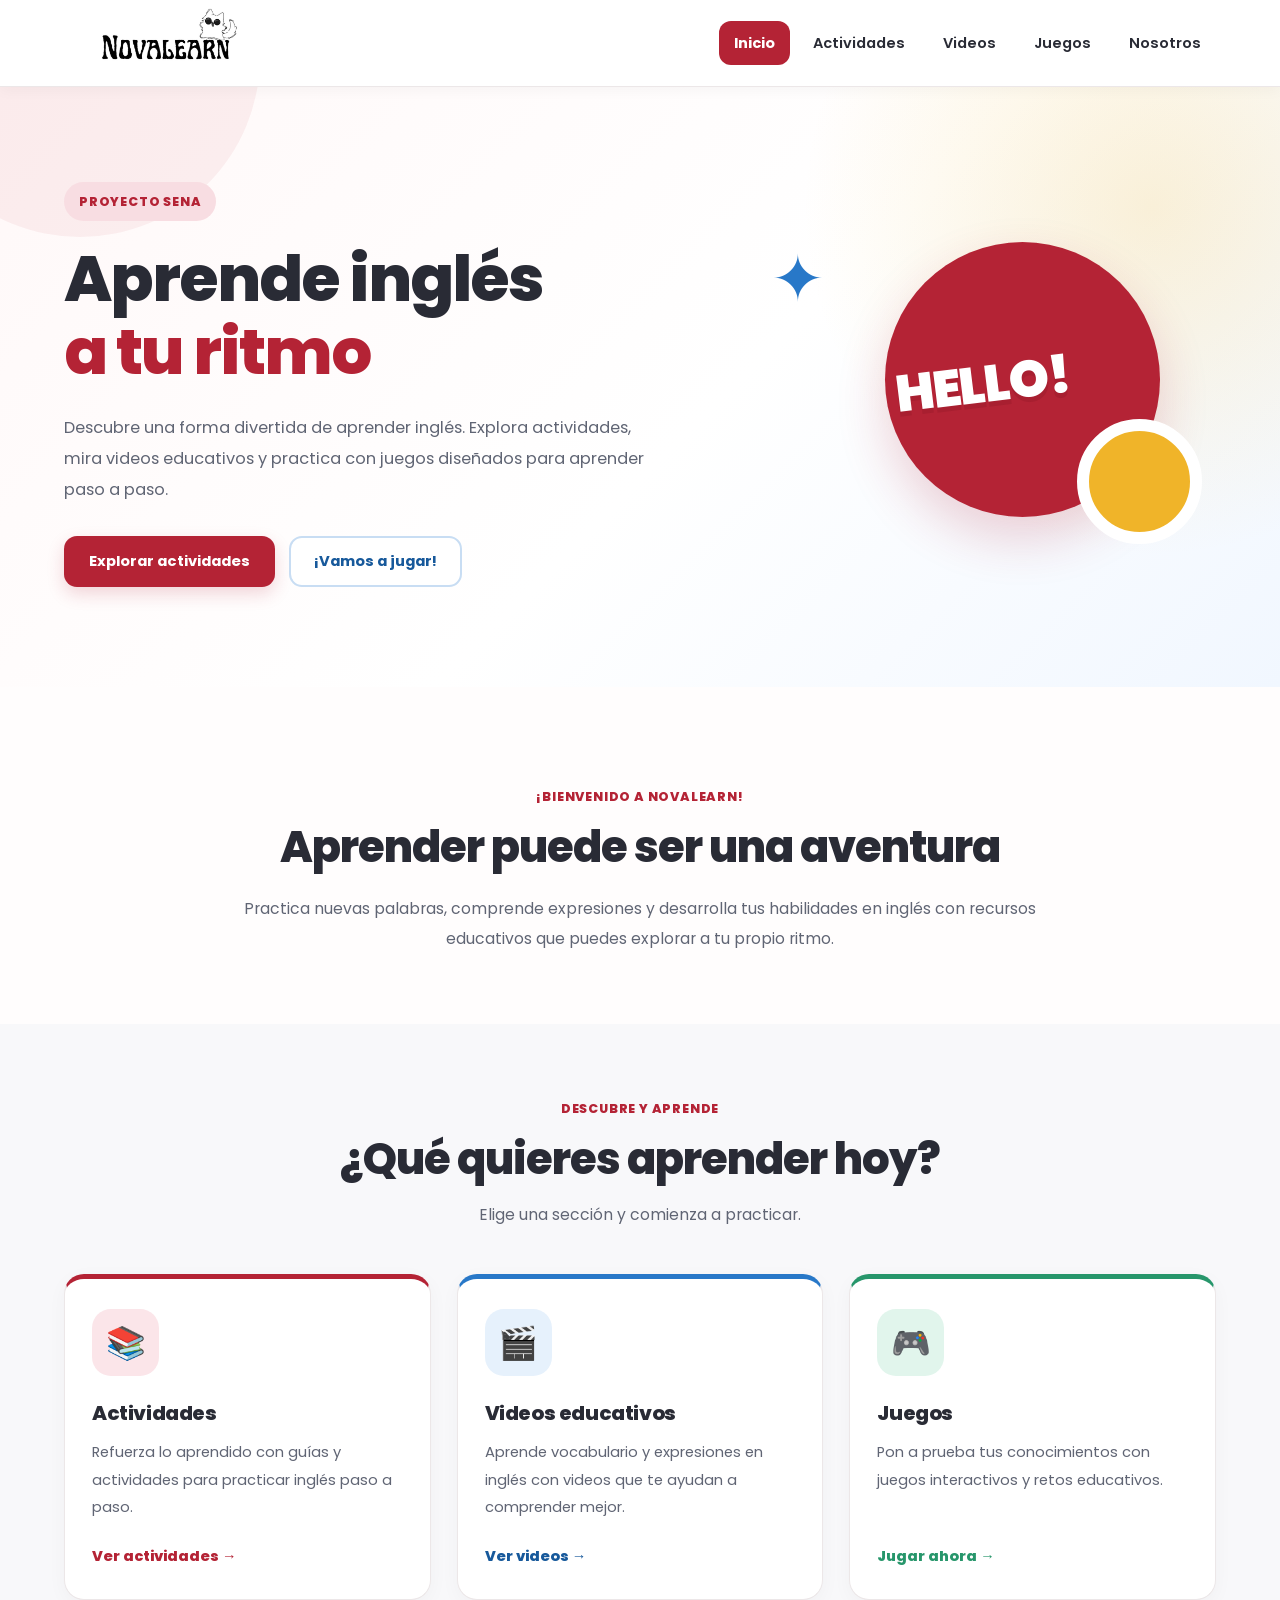
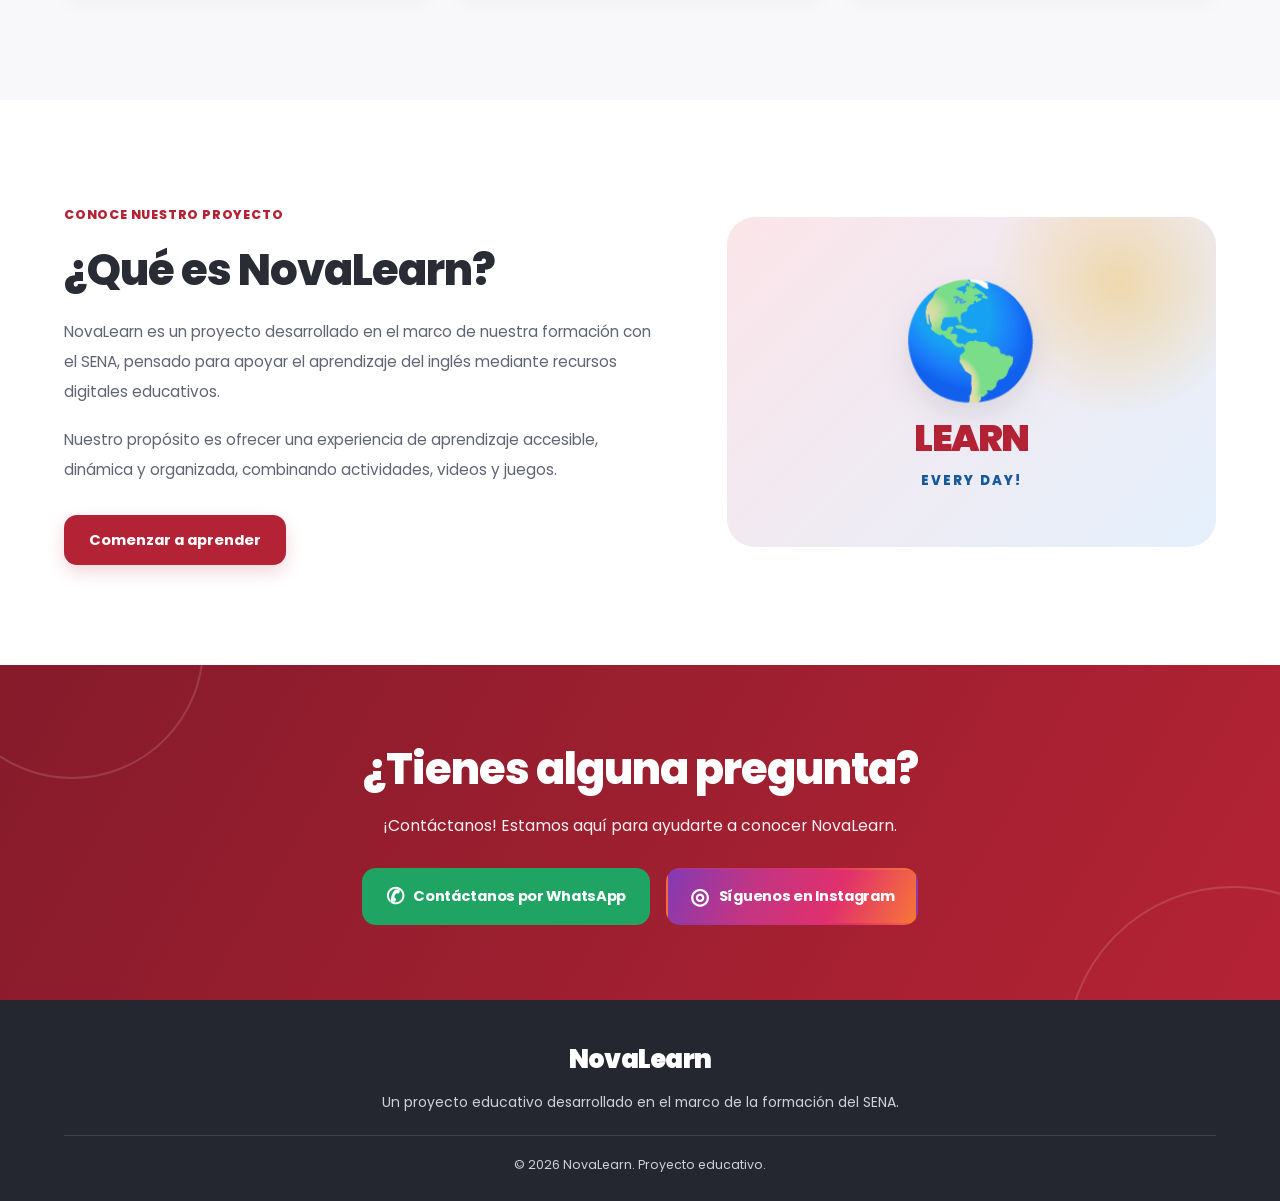
<file: index.html>
<!DOCTYPE html>
<html lang="es">
<head>
    <meta charset="UTF-8">
    <meta name="viewport" content="width=device-width, initial-scale=1.0">

    <title>NovaLearn | Aprende a tu ritmo</title>
    <meta name="description" content="NovaLearn es un proyecto del SENA para aprender inglés de forma divertida mediante actividades, videos y juegos educativos.">

    <!-- Tipografía Poppins -->
    <link rel="preconnect" href="https://fonts.googleapis.com">
    <link rel="preconnect" href="https://fonts.gstatic.com" crossorigin>
    <link href="https://fonts.googleapis.com/css2?family=Poppins:wght@400;500;600;700;800;900&display=swap" rel="stylesheet">

    <!-- Estilos principales -->
    <link rel="stylesheet" href="estilo.css">
</head>

<body>

    <!-- ENCABEZADO Y MENÚ -->
    <header class="site-header">
        <div class="header-container">

            <a href="index.html" class="site-brand" aria-label="NovaLearn, inicio">
                <img src="imagenes.1/LOGO.png" alt="Logo de NovaLearn">
            </a>

            <nav class="main-nav" aria-label="Menú principal">
                <a href="index.html" class="active">Inicio</a>
                <a href="guias.html">Actividades</a>
                <a href="videos.html">Videos</a>
                <a href="juegos.html">Juegos</a>
                <a href="#nosotros">Nosotros</a>
            </nav>

        </div>
    </header>

    <main>

        <!-- PORTADA PRINCIPAL -->
        <section class="hero" id="inicio">
            <div class="hero-container">

                <div class="hero-content">
                    <span class="project-label">PROYECTO SENA</span>

                    <h1>
                        Aprende inglés
                        <span>a tu ritmo</span>
                    </h1>

                    <p>
                        Descubre una forma divertida de aprender inglés.
                        Explora actividades, mira videos educativos y
                        practica con juegos diseñados para aprender
                        paso a paso.
                    </p>

                    <div class="hero-buttons">
                        <a href="guias.html" class="btn btn-primary">
                            Explorar actividades
                        </a>

                        <a href="juegos.html" class="btn btn-secondary">
                            ¡Vamos a jugar!
                        </a>
                    </div>
                </div>

                <div class="hero-decoration" aria-hidden="true">
                    <span class="decoration-circle circle-one"></span>
                    <span class="decoration-circle circle-two"></span>
                    <span class="decoration-star">✦</span>
                    <span class="decoration-word">HELLO!</span>
                </div>

            </div>
        </section>

        

        <!-- PRESENTACIÓN -->
        <section class="welcome-section">
            <div class="section-container">
                <span class="section-label">¡BIENVENIDO A NOVALEARN!</span>

                <h2>Aprender puede ser una aventura</h2>

                <p class="section-description">
                    Practica nuevas palabras, comprende expresiones
                    y desarrolla tus habilidades en inglés con recursos
                    educativos que puedes explorar a tu propio ritmo.
                </p>
            </div>
        </section>

        <!-- RECURSOS EDUCATIVOS -->
        <section class="resources-section" id="recursos">
            <div class="section-container">

                <div class="section-heading">
                    <span class="section-label">DESCUBRE Y APRENDE</span>
                    <h2>¿Qué quieres aprender hoy?</h2>
                    <p>Elige una sección y comienza a practicar.</p>
                </div>

                <div class="resources-grid">

                    <!-- ACTIVIDADES -->
                    <article class="resource-card activities-card">
                        <div class="resource-icon" aria-hidden="true">📚</div>

                        <h3>Actividades</h3>

                        <p>
                            Refuerza lo aprendido con guías y actividades
                            para practicar inglés paso a paso.
                        </p>

                        <a href="guias.html" class="resource-link">
                            Ver actividades →
                        </a>
                    </article>

                    <!-- VIDEOS -->
                    <article class="resource-card videos-card">
                        <div class="resource-icon" aria-hidden="true">🎬</div>

                        <h3>Videos educativos</h3>

                        <p>
                            Aprende vocabulario y expresiones en inglés
                            con videos que te ayudan a comprender mejor.
                        </p>

                        <a href="videos.html" class="resource-link">
                            Ver videos →
                        </a>
                    </article>

                    <!-- JUEGOS -->
                    <article class="resource-card games-card">
                        <div class="resource-icon" aria-hidden="true">🎮</div>

                        <h3>Juegos</h3>

                        <p>
                            Pon a prueba tus conocimientos con juegos
                            interactivos y retos educativos.
                        </p>

                        <a href="juegos.html" class="resource-link">
                            Jugar ahora →
                        </a>
                    </article>

                </div>
            </div>
        </section>

        <!-- NOSOTROS -->
        <section class="about-section" id="nosotros">
            <div class="section-container about-container">

                <div class="about-content">
                    <span class="section-label">CONOCE NUESTRO PROYECTO</span>

                    <h2>¿Qué es NovaLearn?</h2>

                    <p>
                        NovaLearn es un proyecto desarrollado en el marco
                        de nuestra formación con el SENA, pensado para
                        apoyar el aprendizaje del inglés mediante recursos
                        digitales educativos.
                    </p>

                    <p>
                        Nuestro propósito es ofrecer una experiencia de
                        aprendizaje accesible, dinámica y organizada,
                        combinando actividades, videos y juegos.
                    </p>

                    <a href="guias.html" class="btn btn-primary">
                        Comenzar a aprender
                    </a>
                </div>

                <div class="about-illustration" aria-hidden="true">
                    <span class="about-emoji">🌎</span>
                    <span class="about-word">LEARN</span>
                    <span class="about-small-word">EVERY DAY!</span>
                </div>

            </div>
        </section>

       
<!-- CONTACTO -->
<section class="cta-section" id="contacto">
    <div class="section-container cta-container">
        <h2>¿Tienes alguna pregunta?</h2>

        <p>
            ¡Contáctanos! Estamos aquí para ayudarte a conocer NovaLearn.
        </p>

        <div class="contact-buttons">
            <a
                href="https://wa.me/573046226620?text=Hola%2C%20quiero%20conocer%20m%C3%A1s%20sobre%20NovaLearn."
                class="contact-btn whatsapp-btn"
                target="_blank"
                rel="noopener noreferrer"
                aria-label="Escribir a NovaLearn por WhatsApp"
            >
                <span aria-hidden="true">✆</span>
                Contáctanos por WhatsApp
            </a>

            <a
                href="https://www.instagram.com/nov_alearn/"
                class="contact-btn instagram-btn"
                target="_blank"
                rel="noopener noreferrer"
                aria-label="Visitar el Instagram de NovaLearn"
            >
                <span aria-hidden="true">◎</span>
                Síguenos en Instagram
            </a>
        </div>
    </div>
</section>


    </main>

    <!-- PIE DE PÁGINA -->
    <footer class="site-footer">
        <div class="footer-container">

            <p class="footer-brand">NovaLearn</p>

            <p>
                Un proyecto educativo desarrollado en el marco
                de la formación del SENA.
            </p>

            <p class="footer-copy">
                © 2026 NovaLearn. Proyecto educativo.
            </p>

        </div>
    </footer>

   

</body>
</html>
</file>
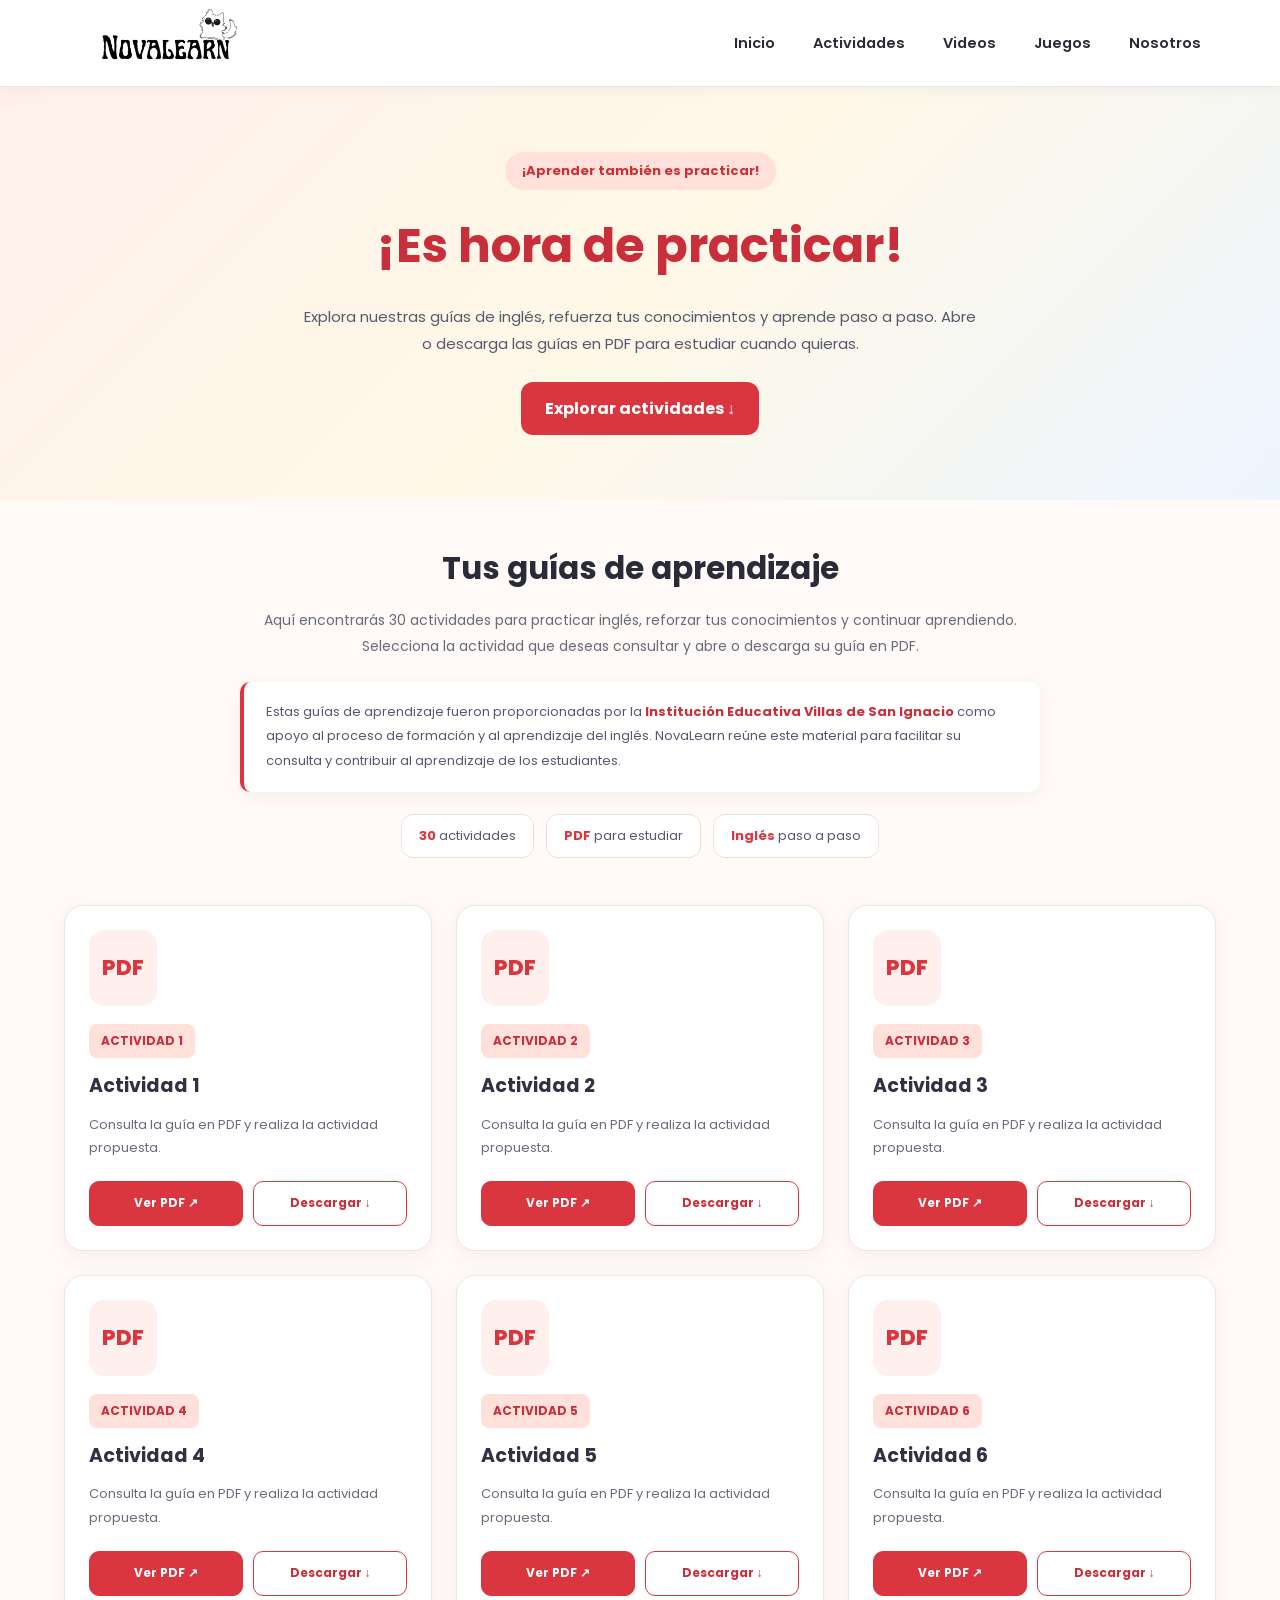
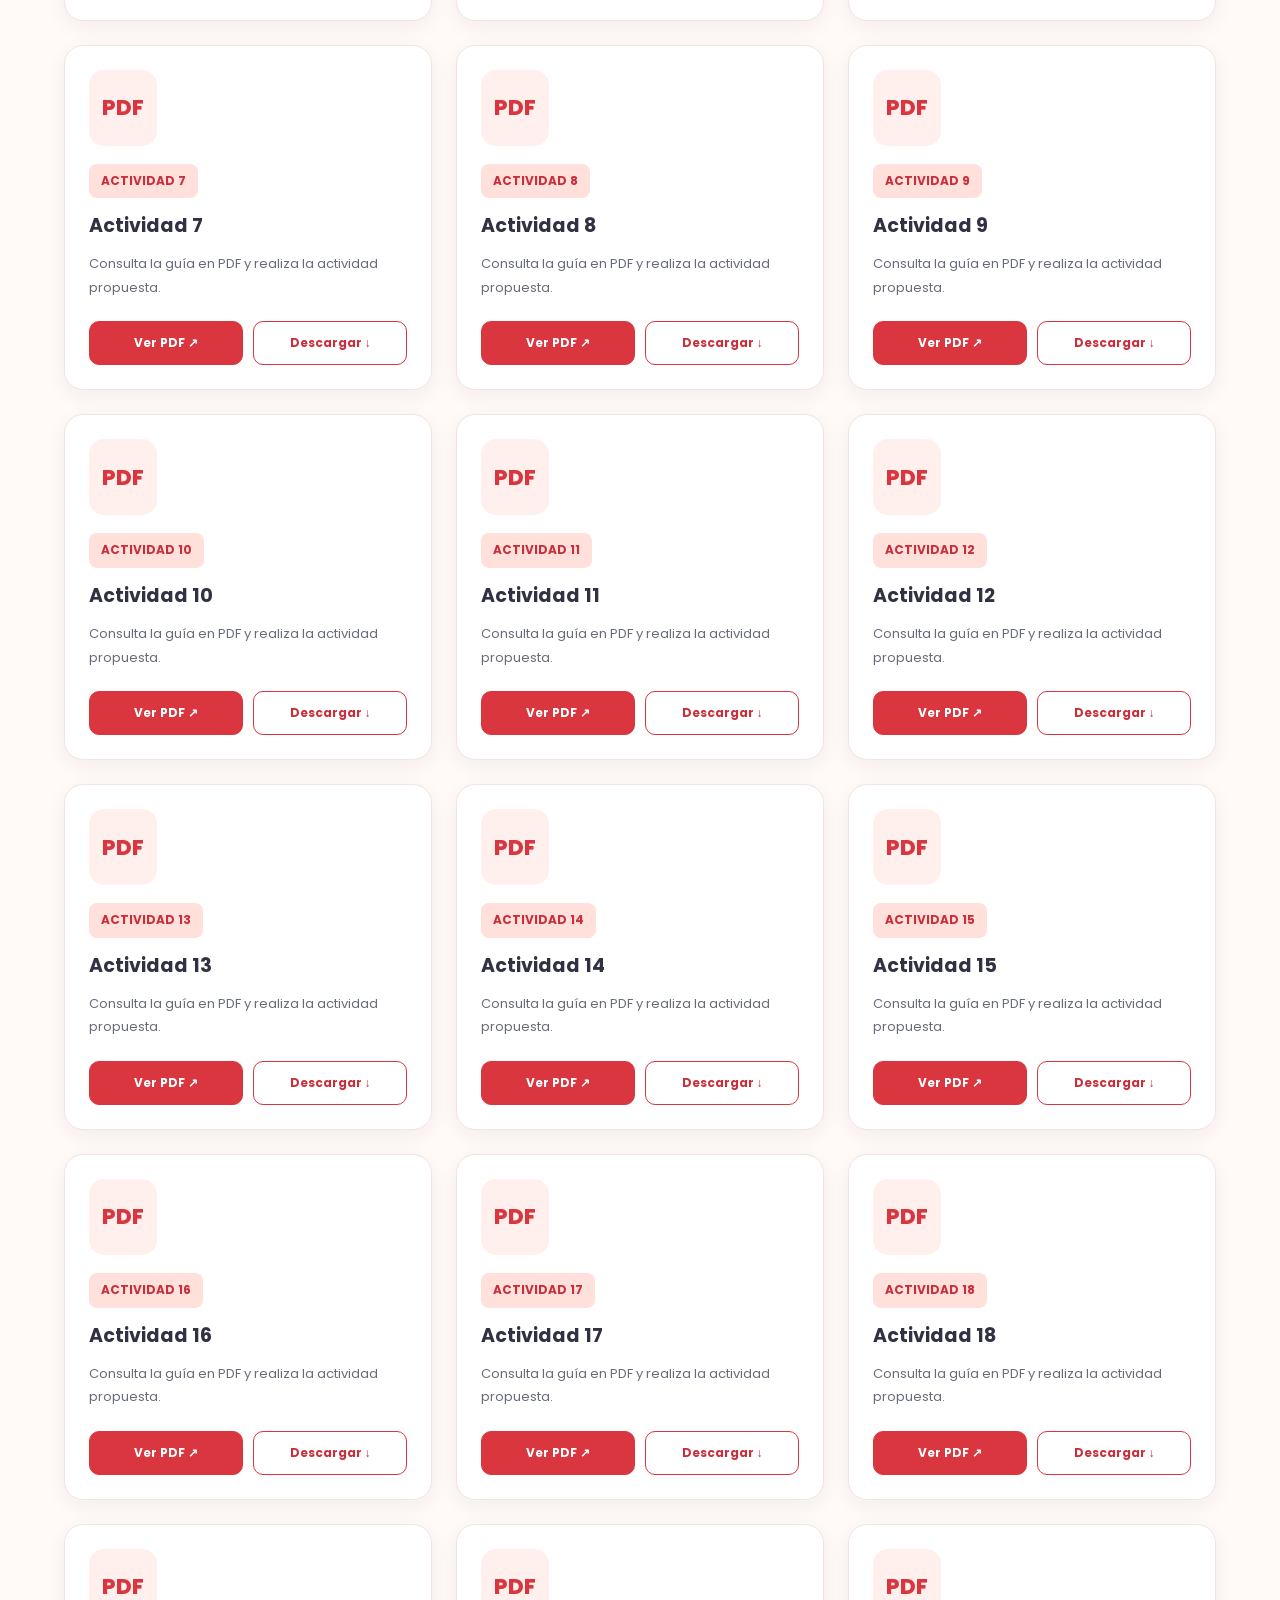
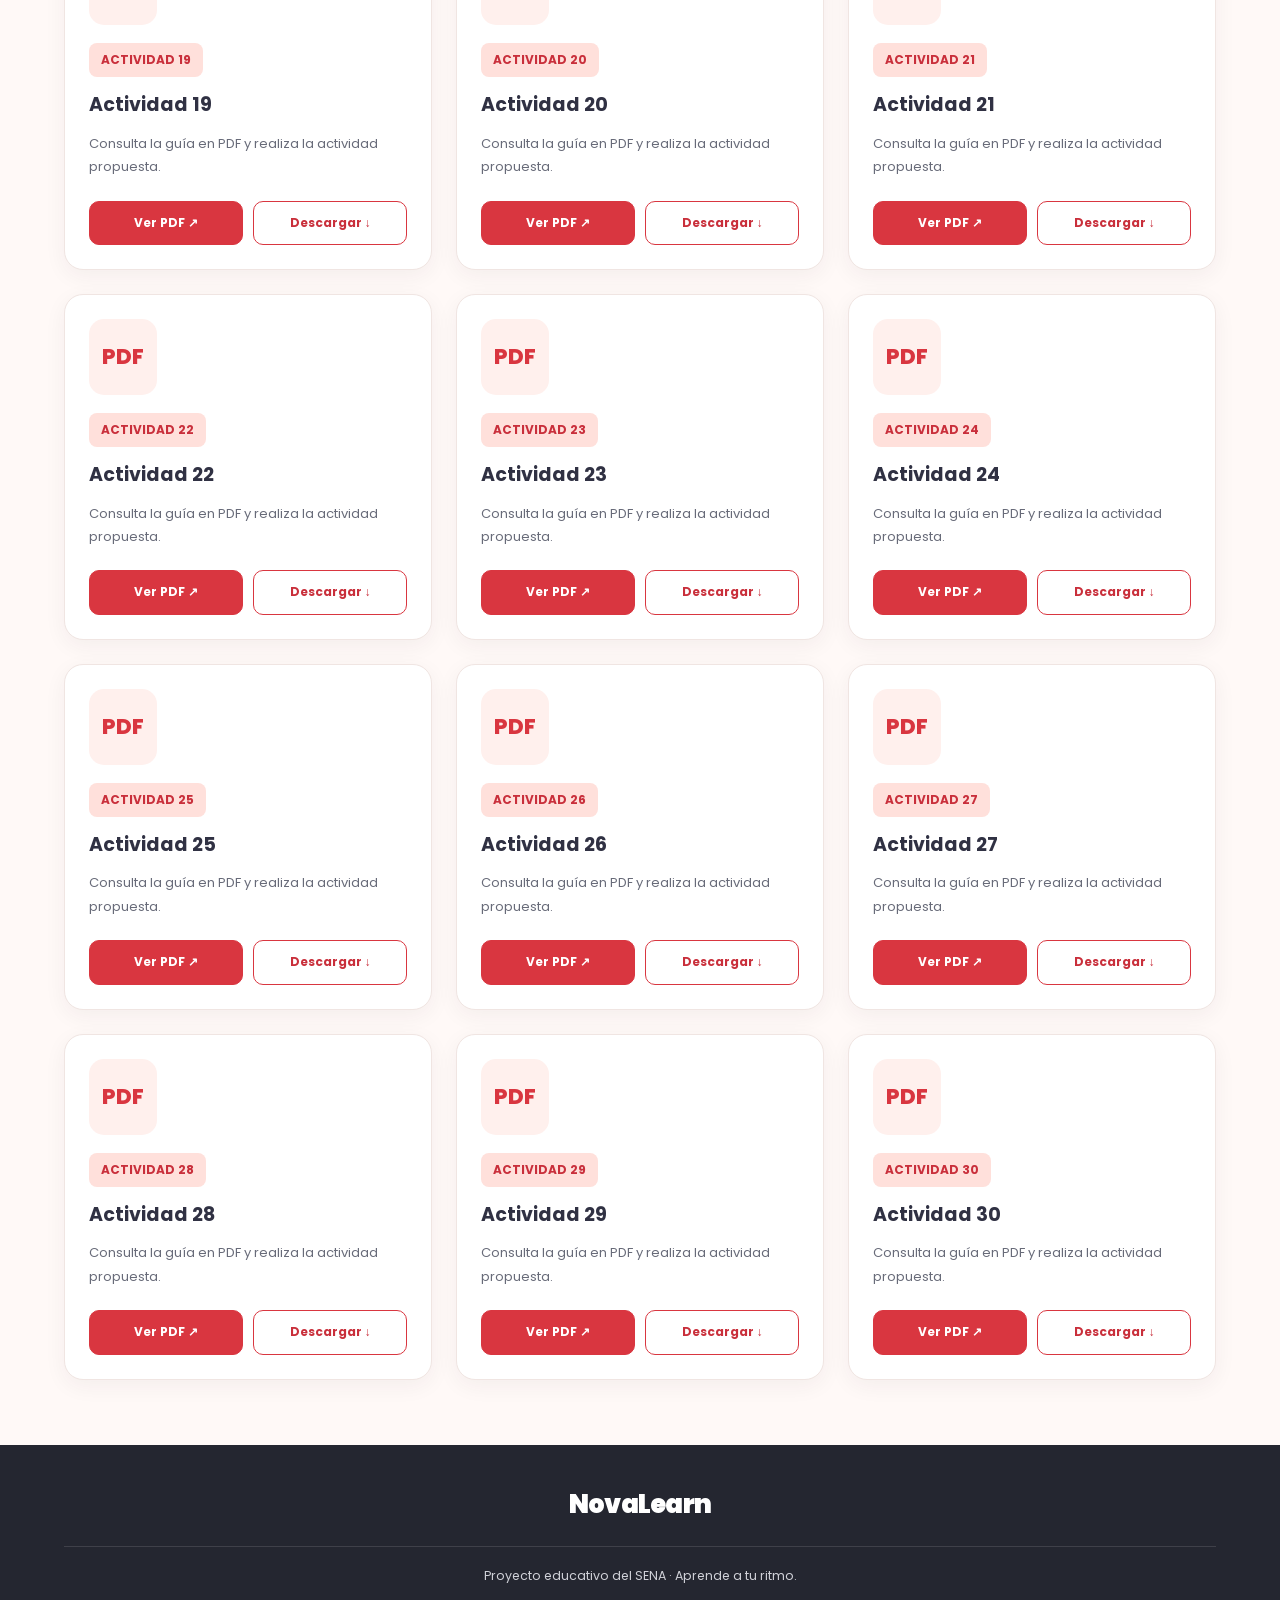
<file: guias.html>
<!DOCTYPE html>
<html lang="es">
<head>
    <meta charset="UTF-8">
    <meta name="viewport" content="width=device-width, initial-scale=1.0">
    <meta name="description" content="Guías de aprendizaje de inglés de NovaLearn.">
    <title>Actividades | NovaLearn</title>

    <link rel="preconnect" href="https://fonts.googleapis.com">
    <link rel="preconnect" href="https://fonts.gstatic.com" crossorigin>
    <link href="https://fonts.googleapis.com/css2?family=Poppins:wght@400;500;600;700;800&display=swap" rel="stylesheet">

    <link rel="stylesheet" href="estilo.css">

    <style>
        * {
            box-sizing: border-box;
        }

        body.activities-page {
            margin: 0;
            font-family: 'Poppins', sans-serif;
            background: #fff9f7;
            color: #292b38;
        }

        .activities-hero {
            padding: 65px 20px;
            text-align: center;
            background: linear-gradient(135deg, #fff0ec, #fff8e7, #edf5ff);
        }

        .activities-label {
            display: inline-block;
            margin-bottom: 15px;
            padding: 8px 17px;
            border-radius: 30px;
            background: #ffe0db;
            color: #c83436;
            font-size: 13px;
            font-weight: 700;
        }

        .activities-hero h1 {
            margin: 0 0 16px;
            color: #c92f3b;
            font-size: clamp(30px, 5vw, 48px);
        }

        .activities-hero p {
            max-width: 680px;
            margin: 0 auto 25px;
            color: #55596b;
            font-size: 15px;
            line-height: 1.8;
        }

        .activities-hero-button {
            display: inline-block;
            padding: 13px 24px;
            border-radius: 12px;
            background: #d93640;
            color: white;
            font-weight: 700;
            text-decoration: none;
            transition: .2s;
        }

        .activities-hero-button:hover {
            background: #b92330;
            transform: translateY(-2px);
        }

        .activities-intro {
            max-width: 1050px;
            margin: auto;
            padding: 42px 22px 15px;
            text-align: center;
        }

        .activities-intro h2 {
            margin: 0 0 12px;
            font-size: clamp(23px, 3vw, 31px);
        }

        .activities-intro p {
            max-width: 760px;
            margin: 0 auto 15px;
            color: #686b79;
            font-size: 14px;
            line-height: 1.9;
        }

        .institution-note {
            max-width: 800px;
            margin: 22px auto 0;
            padding: 18px 22px;
            border-left: 4px solid #d93640;
            border-radius: 10px;
            background: white;
            color: #55596b;
            font-size: 13px;
            line-height: 1.9;
            text-align: left;
            box-shadow: 0 4px 18px rgba(52, 42, 52, .05);
        }

        .institution-note strong {
            color: #c92f3b;
        }

        .activities-stats {
            display: flex;
            justify-content: center;
            flex-wrap: wrap;
            gap: 12px;
            margin-top: 22px;
        }

        .activities-stat {
            padding: 10px 17px;
            border: 1px solid #f2dcd8;
            border-radius: 12px;
            background: white;
            color: #55596b;
            font-size: 13px;
        }

        .activities-stat strong {
            color: #d93640;
        }

        .activities-grid {
            display: grid;
            grid-template-columns: repeat(3, minmax(0, 1fr));
            gap: 24px;
            max-width: 1200px;
            margin: auto;
            padding: 32px 24px 65px;
        }

        .activity-card {
            display: flex;
            flex-direction: column;
            align-items: flex-start;
            min-width: 0;
            padding: 24px;
            border: 1px solid #f0e5e2;
            border-radius: 19px;
            background: white;
            box-shadow: 0 6px 22px rgba(52, 42, 52, .055);
            transition: transform .2s, box-shadow .2s;
        }

        .activity-card:hover {
            transform: translateY(-5px);
            box-shadow: 0 12px 28px rgba(52, 42, 52, .11);
        }

        .pdf-icon {
            display: flex;
            align-items: center;
            justify-content: center;
            width: 68px;
            height: 76px;
            margin-bottom: 18px;
            border-radius: 15px;
            background: #fff0ed;
            color: #d93640;
            font-size: 21px;
            font-weight: 800;
        }

        .activity-number {
            display: inline-block;
            margin-bottom: 12px;
            padding: 7px 12px;
            border-radius: 8px;
            background: #ffe0db;
            color: #c92f3b;
            font-size: 12px;
            font-weight: 700;
        }

        .activity-card h3 {
            margin: 0 0 10px;
            color: #303143;
            font-size: 19px;
        }

        .activity-card p {
            flex: 1;
            margin: 0 0 22px;
            color: #686b79;
            font-size: 13px;
            line-height: 1.8;
        }

        .activity-actions {
            display: flex;
            flex-wrap: wrap;
            gap: 10px;
            width: 100%;
            margin-top: auto;
        }

        .activity-button {
            display: inline-flex;
            flex: 1;
            align-items: center;
            justify-content: center;
            min-width: 110px;
            padding: 11px 12px;
            border: 1px solid #d93640;
            border-radius: 10px;
            font-family: inherit;
            font-size: 12px;
            font-weight: 700;
            text-align: center;
            text-decoration: none;
            transition: .2s;
        }

        .activity-button.open {
            background: #d93640;
            color: white;
        }

        .activity-button.open:hover {
            background: #b92330;
        }

        .activity-button.download {
            background: white;
            color: #c92f3b;
        }

        .activity-button.download:hover {
            background: #fff0ed;
        }

        .activity-button.unavailable {
            border-color: #e3e3e8;
            background: #f2f2f5;
            color: #858594;
            cursor: default;
        }

        @media (max-width: 900px) {
            .activities-grid {
                grid-template-columns: repeat(2, minmax(0, 1fr));
                gap: 18px;
            }
        }

        @media (max-width: 560px) {
            .activities-hero {
                padding: 48px 18px;
            }

            .activities-grid {
                grid-template-columns: 1fr;
                max-width: 430px;
                padding-right: 18px;
                padding-left: 18px;
            }

            .institution-note {
                margin-right: 18px;
                margin-left: 18px;
            }
        }
    </style>
</head>

<body class="activities-page">

    <!-- ENCABEZADO Y MENÚ -->
    <header class="site-header">
        <div class="header-container">

            <a class="site-brand" href="index.html" aria-label="NovaLearn - Inicio">
                <img src="imagenes.1/LOGO.png" alt="Logo de NovaLearn">
            </a>

            <nav class="main-nav" aria-label="Navegación principal">
                <a href="index.html">Inicio</a>
                <a href="guias.html" aria-current="page">Actividades</a>
                <a href="videos.html">Videos</a>
                <a href="juegos.html">Juegos</a>
                <a href="index.html#nosotros">Nosotros</a>
            </nav>

        </div>
    </header>

    <main>

        <!-- BANNER -->
        <section class="activities-hero">
            <span class="activities-label">¡Aprender también es practicar!</span>

            <h1>¡Es hora de practicar!</h1>

            <p>
                Explora nuestras guías de inglés, refuerza tus conocimientos
                y aprende paso a paso. Abre o descarga las guías en PDF
                para estudiar cuando quieras.
            </p>

            <a class="activities-hero-button" href="#lista-actividades">
                Explorar actividades ↓
            </a>
        </section>

        <!-- INTRODUCCIÓN -->
        <section class="activities-intro" id="lista-actividades">

            <h2>Tus guías de aprendizaje</h2>

            <p>
                Aquí encontrarás 30 actividades para practicar inglés,
                reforzar tus conocimientos y continuar aprendiendo.
                Selecciona la actividad que deseas consultar y abre
                o descarga su guía en PDF.
            </p>

            <div class="institution-note">
                Estas guías de aprendizaje fueron proporcionadas por la
                <strong>Institución Educativa Villas de San Ignacio</strong>
                como apoyo al proceso de formación y al aprendizaje del inglés.
                NovaLearn reúne este material para facilitar su consulta
                y contribuir al aprendizaje de los estudiantes.
            </div>

            <div class="activities-stats">
                <div class="activities-stat">
                    <strong>30</strong> actividades
                </div>

                <div class="activities-stat">
                    <strong>PDF</strong> para estudiar
                </div>

                <div class="activities-stat">
                    <strong>Inglés</strong> paso a paso
                </div>
            </div>

        </section>

        <!-- TARJETAS DE LAS 30 ACTIVIDADES -->
        <section
            class="activities-grid"
            id="activities-grid"
            aria-label="Listado de actividades en PDF">
        </section>

    </main>

    <!-- PIE DE PÁGINA -->
    <footer class="site-footer">
        <div class="footer-container">
            <div class="footer-brand">NovaLearn</div>

            <p class="footer-copy">
                Proyecto educativo del SENA · Aprende a tu ritmo.
            </p>
        </div>
    </footer>

    <script>
        const totalActividades = 30;
        const contenedor = document.getElementById("activities-grid");

        for (let indice = 1; indice <= totalActividades; indice++) {

            const archivo = `actividad${indice}.pdf`;
            const ruta = `guias/${archivo}`;

            const tarjeta = document.createElement("article");
            tarjeta.className = "activity-card";

            tarjeta.innerHTML = `
                <div class="pdf-icon" aria-hidden="true">PDF</div>

                <span class="activity-number">
                    ACTIVIDAD ${indice}
                </span>

                <h3>Actividad ${indice}</h3>

                <p>
                    Consulta la guía en PDF y realiza la actividad propuesta.
                </p>

                <div class="activity-actions">

                    <a class="activity-button open" href="${ruta}" >
                        Ver PDF ↗
                    </a>

                    <a class="activity-button download"
                       href="${ruta}"
                       download="${archivo}">
                        Descargar ↓
                    </a>

                </div>
            `;

            const botonVer = tarjeta.querySelector(".activity-button.open");
            const botonDescargar = tarjeta.querySelector(".activity-button.download");

            function marcarComoPendiente() {
                botonVer.classList.add("unavailable");
                botonVer.textContent = "PDF pendiente";
                botonVer.removeAttribute("href");
                botonVer.removeAttribute("target");
                botonVer.removeAttribute("rel");
                botonVer.setAttribute("aria-disabled", "true");

                botonDescargar.classList.add("unavailable");
                botonDescargar.textContent = "No disponible";
                botonDescargar.removeAttribute("href");
                botonDescargar.removeAttribute("download");
                botonDescargar.setAttribute("aria-disabled", "true");
            }

            fetch(ruta, { method: "HEAD" })
                .then(respuesta => {
                    if (!respuesta.ok) {
                        marcarComoPendiente();
                    }
                })
                .catch(() => {
                    // Si el navegador no permite comprobar el PDF,
                    // se mantienen los enlaces para intentar abrirlo.
                });

            contenedor.appendChild(tarjeta);
        }
    </script>

</body>
</html>
</file>
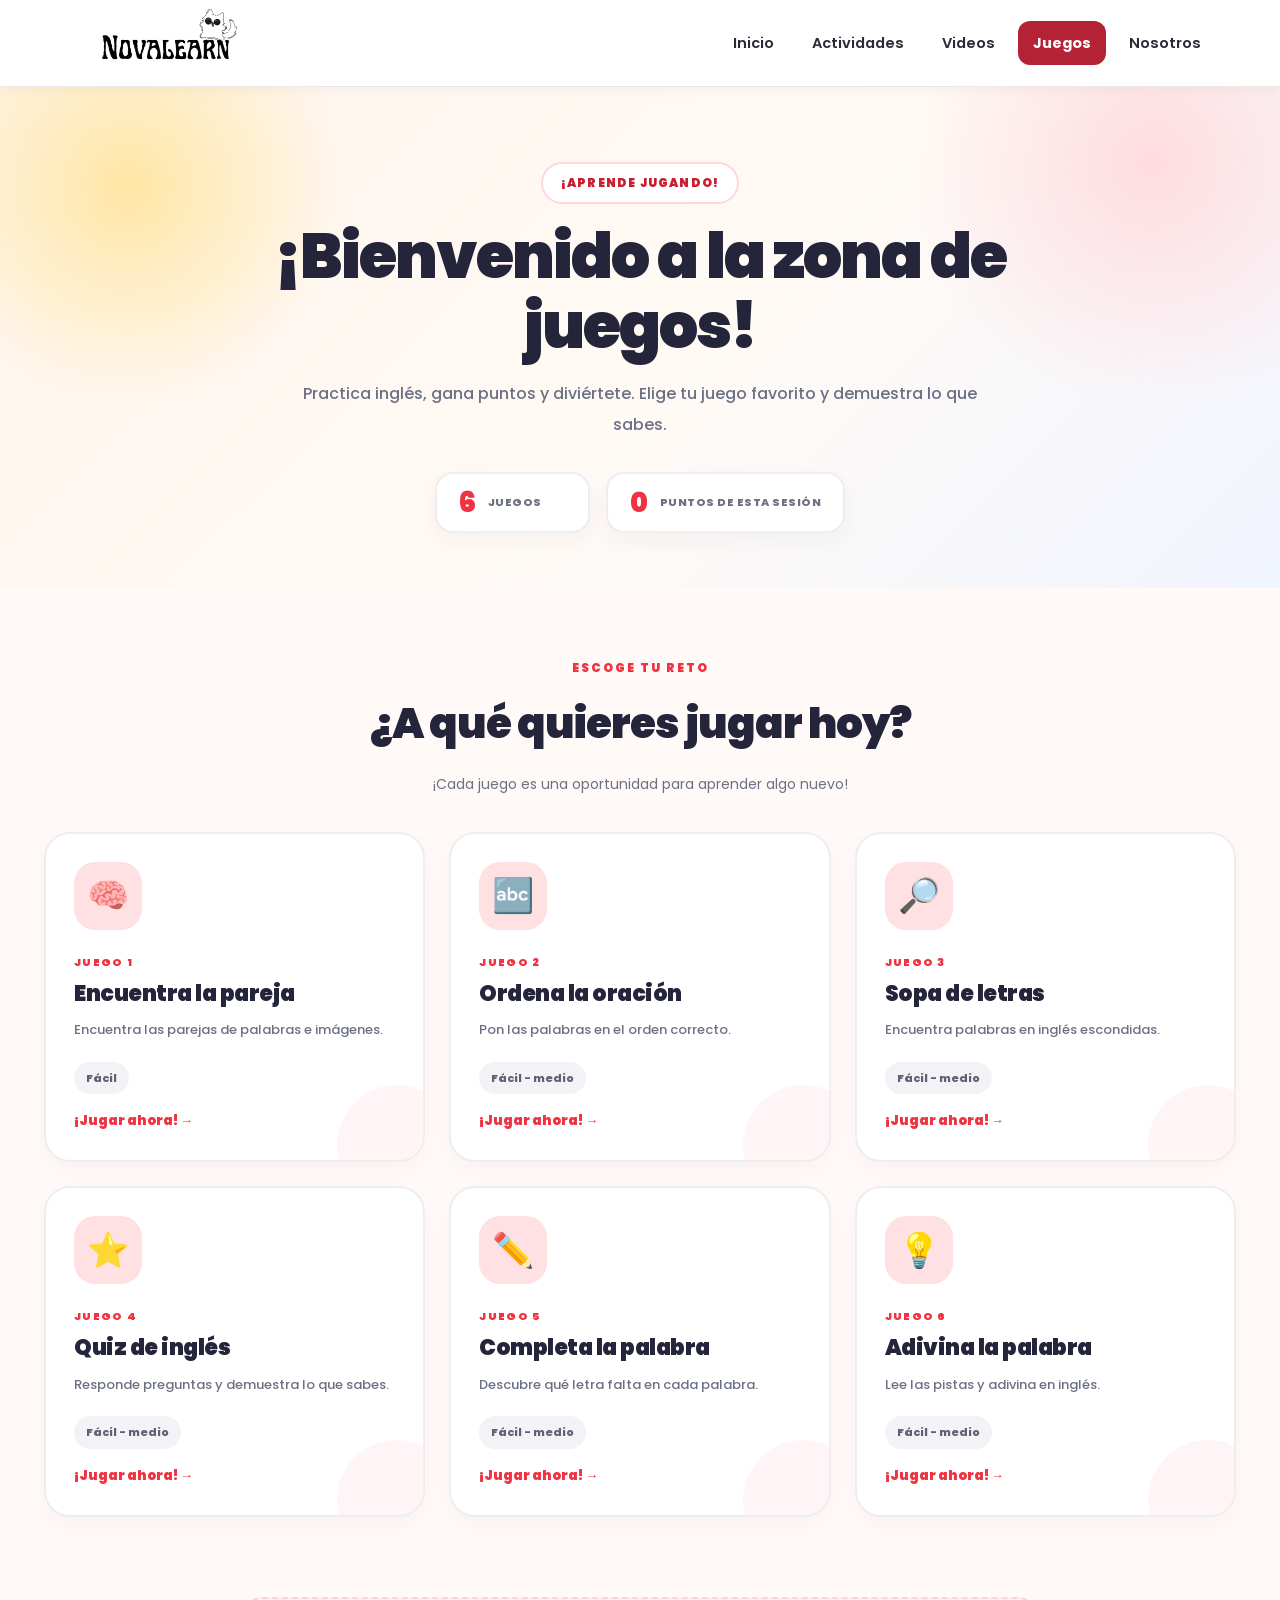
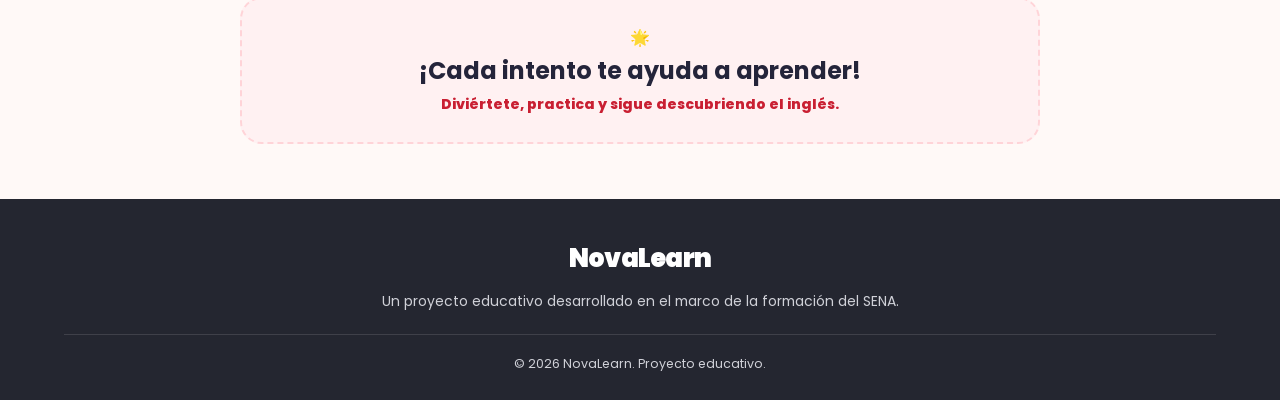
<file: juegos.html>
<!DOCTYPE html>
<html lang="es">
<head>
    <meta charset="UTF-8">
    <meta name="viewport" content="width=device-width, initial-scale=1.0">

    <title>Juegos educativos | NovaLearn</title>
    <meta name="description" content="Aprende inglés jugando con NovaLearn.">

    <!-- Fuente Poppins -->
    <link rel="preconnect" href="https://fonts.googleapis.com">
    <link rel="preconnect" href="https://fonts.gstatic.com" crossorigin>
    <link href="https://fonts.googleapis.com/css2?family=Poppins:wght@400;500;600;700;800;900&display=swap" rel="stylesheet">

    <!-- Estilos -->
    <link rel="stylesheet" href="estilo.css">
    <link rel="stylesheet" href="juegos.css">
</head>

<body class="games-page">

    <!-- ENCABEZADO -->
    <header class="site-header">
        <div class="header-container">

            <a href="index.html" class="site-brand" aria-label="Volver al inicio">
                <img src="imagenes.1/LOGO.png" alt="Logo de NovaLearn">
            </a>

            <nav class="main-nav" aria-label="Menú principal">
                <a href="index.html">Inicio</a>
                <a href="guias.html">Actividades</a>
                <a href="videos.html">Videos</a>
                <a href="juegos.html" class="active">Juegos</a>
                <a href="index.html#nosotros">Nosotros</a>
            </nav>

        </div>
    </header>

    <main class="games-main">

        <!-- PORTADA DE JUEGOS -->
        <section class="games-hero">
            <span class="games-label">¡APRENDE JUGANDO!</span>

            <h1>¡Bienvenido a la zona de juegos!</h1>

            <p>
                Practica inglés, gana puntos y diviértete.
                Elige tu juego favorito y demuestra lo que sabes.
            </p>

            <div class="games-stats">
                <div class="stat-card">
                    <span class="stat-number" id="total-games">6</span>
                    <span class="stat-label">Juegos</span>
                </div>

                <div class="stat-card">
                    <span class="stat-number" id="total-points">0</span>
                    <span class="stat-label">Puntos de esta sesión</span>
                </div>
            </div>
        </section>

        <!-- MENÚ DE JUEGOS -->
        <section class="games-menu-section" id="games-menu">

            <div class="games-section-heading">
                <span class="games-kicker">ESCOGE TU RETO</span>
                <h2>¿A qué quieres jugar hoy?</h2>
                <p>¡Cada juego es una oportunidad para aprender algo nuevo!</p>
            </div>

            <div class="games-grid">

                <button class="game-card memory-card" data-game="memory" type="button">
                    <span class="game-emoji">🧠</span>
                    <span class="game-number">JUEGO 1</span>
                    <span class="game-title">Encuentra la pareja</span>
                    <span class="game-description">
                        Encuentra las parejas de palabras e imágenes.
                    </span>
                    <span class="game-difficulty">Fácil</span>
                    <span class="game-open">¡Jugar ahora! →</span>
                </button>

                <button class="game-card order-card" data-game="order" type="button">
                    <span class="game-emoji">🔤</span>
                    <span class="game-number">JUEGO 2</span>
                    <span class="game-title">Ordena la oración</span>
                    <span class="game-description">
                        Pon las palabras en el orden correcto.
                    </span>
                    <span class="game-difficulty">Fácil - medio</span>
                    <span class="game-open">¡Jugar ahora! →</span>
                </button>

                <button class="game-card search-card" data-game="search" type="button">
                    <span class="game-emoji">🔎</span>
                    <span class="game-number">JUEGO 3</span>
                    <span class="game-title">Sopa de letras</span>
                    <span class="game-description">
                        Encuentra palabras en inglés escondidas.
                    </span>
                    <span class="game-difficulty">Fácil - medio</span>
                    <span class="game-open">¡Jugar ahora! →</span>
                </button>

                <button class="game-card quiz-card" data-game="quiz" type="button">
                    <span class="game-emoji">⭐</span>
                    <span class="game-number">JUEGO 4</span>
                    <span class="game-title">Quiz de inglés</span>
                    <span class="game-description">
                        Responde preguntas y demuestra lo que sabes.
                    </span>
                    <span class="game-difficulty">Fácil - medio</span>
                    <span class="game-open">¡Jugar ahora! →</span>
                </button>

                <button class="game-card complete-card" data-game="complete" type="button">
                    <span class="game-emoji">✏️</span>
                    <span class="game-number">JUEGO 5</span>
                    <span class="game-title">Completa la palabra</span>
                    <span class="game-description">
                        Descubre qué letra falta en cada palabra.
                    </span>
                    <span class="game-difficulty">Fácil - medio</span>
                    <span class="game-open">¡Jugar ahora! →</span>
                </button>

                <button class="game-card guess-card" data-game="guess" type="button">
                    <span class="game-emoji">💡</span>
                    <span class="game-number">JUEGO 6</span>
                    <span class="game-title">Adivina la palabra</span>
                    <span class="game-description">
                        Lee las pistas y adivina en inglés.
                    </span>
                    <span class="game-difficulty">Fácil - medio</span>
                    <span class="game-open">¡Jugar ahora! →</span>
                </button>

            </div>
        </section>

        <!-- ÁREA DONDE SE MOSTRARÁ EL JUEGO ELEGIDO -->
        <section class="game-play-section" id="game-play" hidden>

            <div class="game-play-top">
                <button class="back-games-button" id="back-to-games" type="button">
                    ← Volver a los juegos
                </button>

                <div class="current-score">
                    ⭐ Puntos: <span id="current-points">0</span>
                </div>
            </div>

            <div class="game-panel">
                <div id="game-content">
                    <!-- juegos.js mostrará aquí el juego seleccionado -->
                </div>
            </div>

        </section>

        <!-- MENSAJE FINAL -->
        <section class="games-footer-message">
            <span aria-hidden="true">🌟</span>
            <h2>¡Cada intento te ayuda a aprender!</h2>
            <p>Diviértete, practica y sigue descubriendo el inglés.</p>
        </section>

    </main>

    <!-- PIE DE PÁGINA -->
    <footer class="site-footer">
        <div class="footer-container">
            <p class="footer-brand">NovaLearn</p>
            <p>Un proyecto educativo desarrollado en el marco de la formación del SENA.</p>
            <p class="footer-copy">© 2026 NovaLearn. Proyecto educativo.</p>
        </div>
    </footer>

    <!-- LÓGICA DE LOS JUEGOS -->
    <script src="juegos.js"></script>

</body>
</html>
</file>
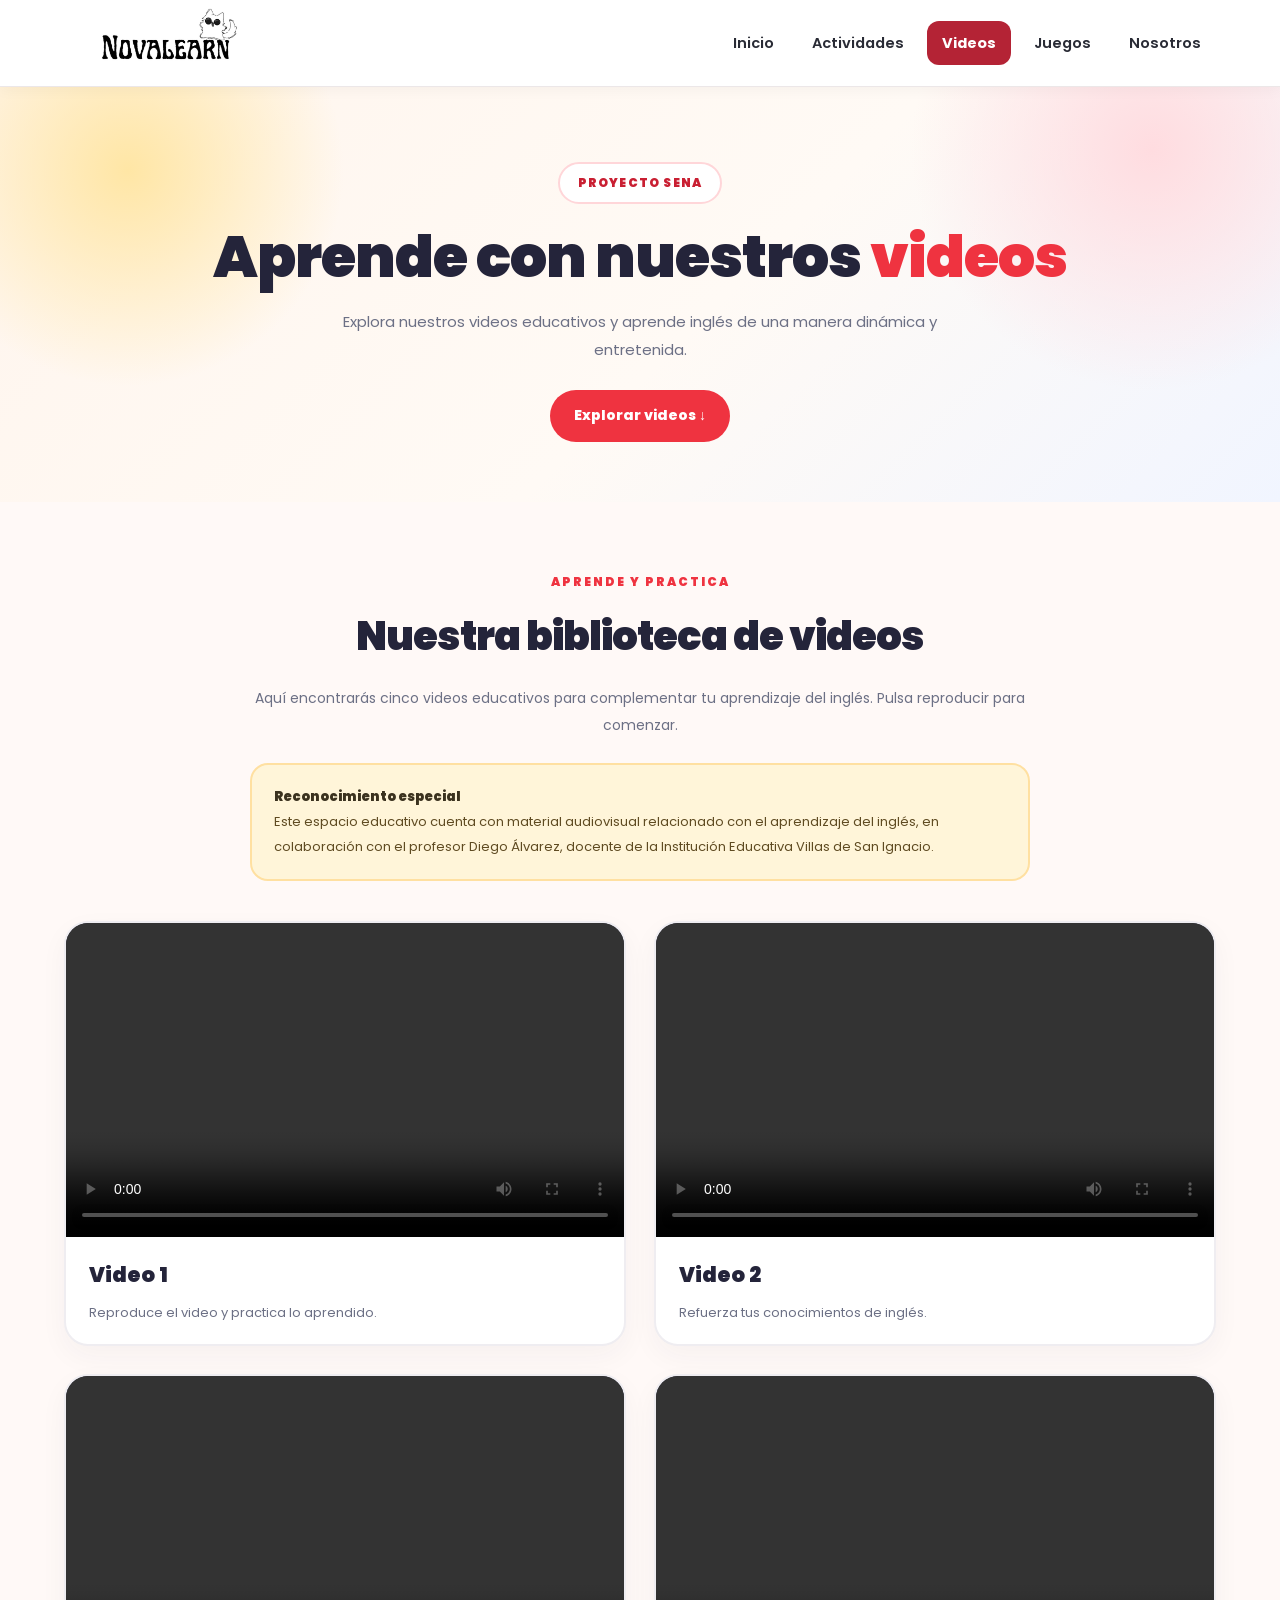
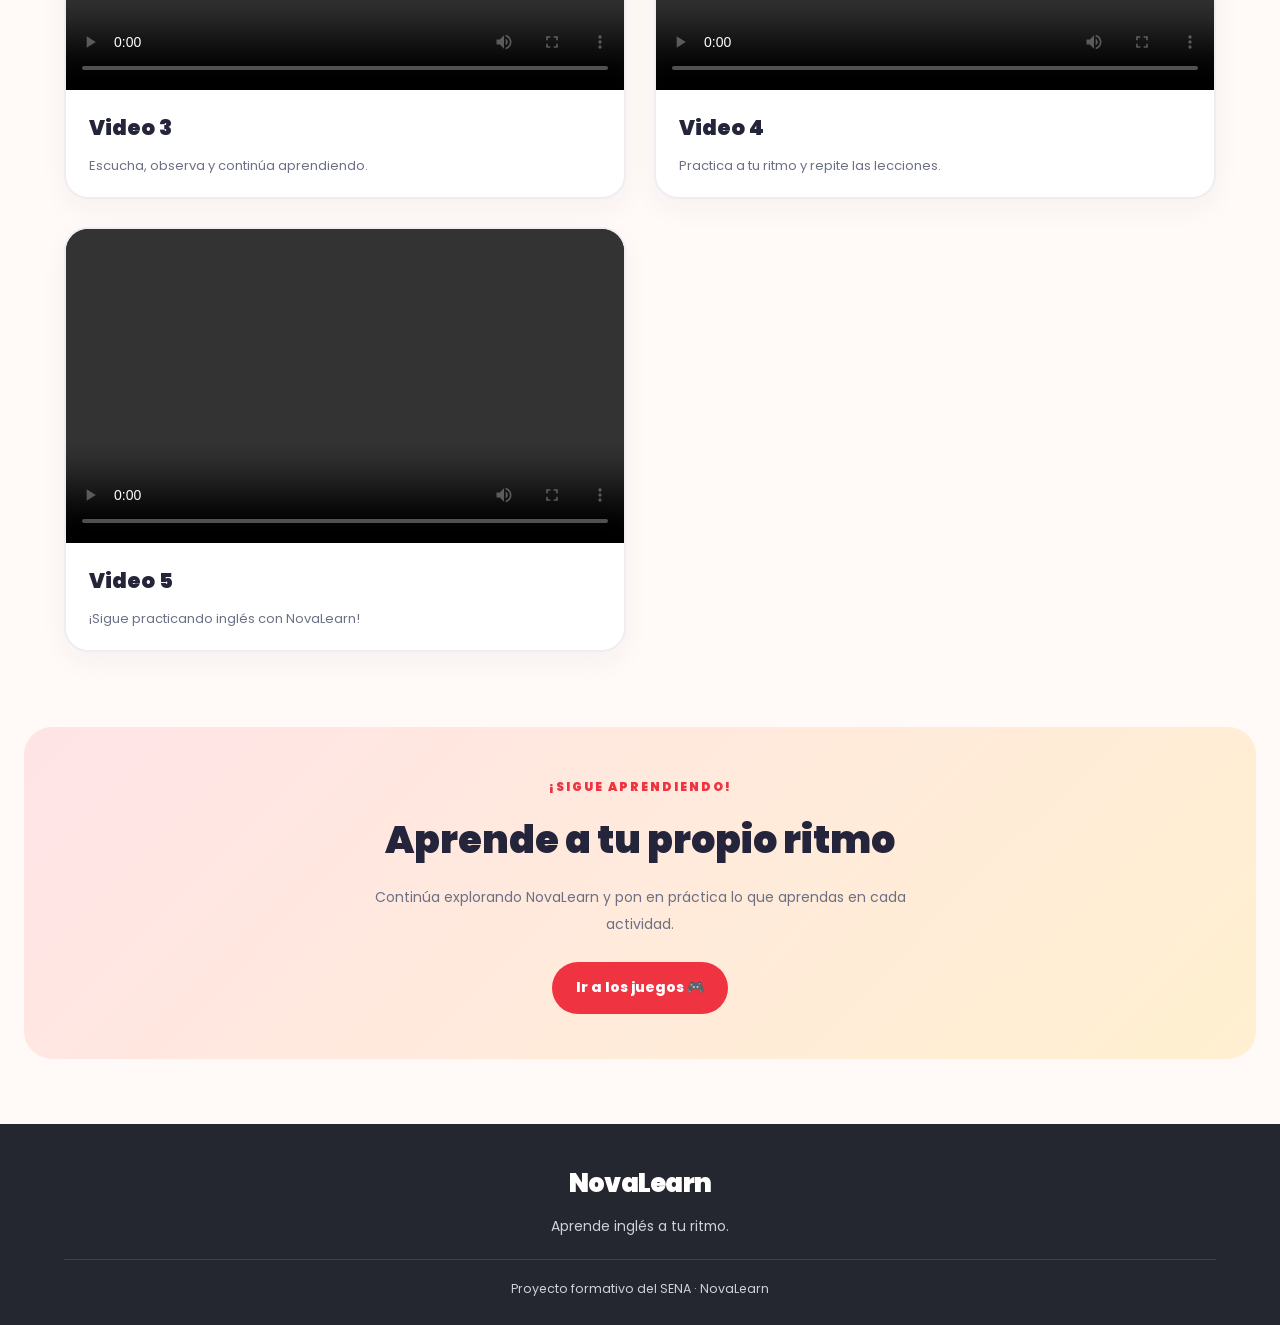
<file: videos.html>
<!DOCTYPE html>
<html lang="es">
<head>
    <meta charset="UTF-8">
    <meta name="viewport" content="width=device-width, initial-scale=1.0">
    <meta name="description" content="Videos educativos para aprender inglés en NovaLearn.">

    <title>Videos | NovaLearn</title>

    <!-- Tipografía Poppins -->
    <link rel="preconnect" href="https://fonts.googleapis.com">
    <link rel="preconnect" href="https://fonts.gstatic.com" crossorigin>
    <link href="https://fonts.googleapis.com/css2?family=Poppins:wght@400;500;600;700;800;900&display=swap" rel="stylesheet">

    <!-- Estilos principales de NovaLearn -->
    <link rel="stylesheet" href="estilo.css">

    <style>
        * {
            box-sizing: border-box;
        }

        html {
            scroll-behavior: smooth;
        }

        body.videos-page {
            margin: 0;
            font-family: "Poppins", sans-serif;
            background: #fff9f7;
            color: #24243a;
        }

        .videos-hero {
            padding: 75px 22px 60px;
            text-align: center;
            background:
                radial-gradient(circle at 10% 20%, #ffe6a5 0, transparent 18%),
                radial-gradient(circle at 90% 15%, #ffdce0 0, transparent 20%),
                linear-gradient(135deg, #fff5ed, #fffaf5 55%, #f1f5ff);
        }

        .videos-label {
            display: inline-block;
            margin-bottom: 18px;
            padding: 9px 18px;
            border: 2px solid #ffd6d9;
            border-radius: 50px;
            background: #fff;
            color: #c91f32;
            font-size: 12px;
            font-weight: 900;
            letter-spacing: 1.2px;
        }

        .videos-hero h1 {
            margin: 0 auto 16px;
            font-size: clamp(32px, 5vw, 58px);
            font-weight: 900;
            line-height: 1.2;
            letter-spacing: -1px;
        }

        .videos-hero h1 span {
            color: #ef3340;
        }

        .videos-hero > p {
            max-width: 650px;
            margin: 0 auto;
            color: #6c7085;
            font-size: 15px;
            line-height: 1.9;
        }

        .videos-button {
            display: inline-block;
            margin-top: 25px;
            padding: 14px 24px;
            border: 0;
            border-radius: 50px;
            background: #ef3340;
            color: #fff;
            font-family: inherit;
            font-size: 14px;
            font-weight: 800;
            text-decoration: none;
            transition: background .2s ease, transform .2s ease;
        }

        .videos-button:hover {
            background: #c91f32;
            transform: translateY(-2px);
        }

        /* Banner */
        .videos-banner {
            width: 100%;
            overflow: hidden;
        }

        .videos-banner img {
            display: block;
            width: 100%;
            max-height: 360px;
            object-fit: cover;
            object-position: center;
        }

        /* Biblioteca */
        .videos-library {
            max-width: 1200px;
            margin: 0 auto;
            padding: 65px 24px 75px;
        }

        .videos-heading {
            max-width: 780px;
            margin: 0 auto 40px;
            text-align: center;
        }

        .videos-kicker {
            display: inline-block;
            margin-bottom: 10px;
            color: #ef3340;
            font-size: 12px;
            font-weight: 900;
            letter-spacing: 2px;
        }

        .videos-heading h2 {
            margin: 0 0 15px;
            font-size: clamp(27px, 4vw, 40px);
            font-weight: 900;
            letter-spacing: -1px;
        }

        .videos-heading > p {
            margin: 0;
            color: #6c7085;
            font-size: 14px;
            line-height: 1.9;
        }

        .teacher-note {
            margin-top: 25px;
            padding: 20px 22px;
            border: 2px solid #ffe0a1;
            border-radius: 18px;
            background: #fff5d9;
            color: #5f4b22;
            font-size: 13px;
            line-height: 1.9;
            text-align: left;
        }

        .teacher-note strong {
            color: #3b321f;
            font-weight: 900;
        }

        /* Tarjetas */
        .videos-grid {
            display: grid;
            grid-template-columns: repeat(2, minmax(0, 1fr));
            gap: 28px;
        }

        .video-card {
            min-width: 0;
            overflow: hidden;
            border: 2px solid #efedf1;
            border-radius: 24px;
            background: #fff;
            box-shadow: 0 10px 28px #24243a0b;
            transition: transform .25s ease, box-shadow .25s ease;
        }

        .video-card:hover {
            transform: translateY(-5px);
            box-shadow: 0 18px 35px #24243a14;
        }

        /* Reproductor de archivos locales */
        .video-frame {
            position: relative;
            width: 100%;
            aspect-ratio: 16 / 9;
            overflow: hidden;
            background: #24243a;
        }

        .video-frame video {
            display: block;
            width: 100%;
            height: 100%;
            object-fit: contain;
            background: #24243a;
        }

        .video-info {
            padding: 20px 23px;
        }

        .video-info h3 {
            margin: 0 0 8px;
            color: #24243a;
            font-size: 21px;
            font-weight: 900;
        }

        .video-info p {
            margin: 0;
            color: #6c7085;
            font-size: 13px;
            line-height: 1.8;
        }

        /* Mensaje final */
        .videos-final {
            margin: 0 24px 65px;
            padding: 45px 25px;
            border-radius: 28px;
            background: linear-gradient(135deg, #ffe4e7, #fff0d0);
            text-align: center;
        }

        .videos-final h2 {
            margin: 0 0 12px;
            font-size: clamp(27px, 4vw, 38px);
            font-weight: 900;
        }

        .videos-final p {
            max-width: 580px;
            margin: 0 auto;
            color: #6c7085;
            font-size: 14px;
            line-height: 1.9;
        }

        /* Adaptación a tabletas */
        @media (max-width: 900px) {
            .videos-grid {
                gap: 20px;
            }

            .video-info {
                padding: 18px;
            }
        }

        /* Adaptación a celulares */
        @media (max-width: 700px) {
            .videos-hero {
                padding: 52px 18px 45px;
            }

            .videos-library {
                padding: 45px 16px 55px;
            }

            .videos-grid {
                grid-template-columns: 1fr;
                gap: 20px;
            }

            .video-card {
                border-radius: 20px;
            }

            .video-info {
                padding: 17px 19px;
            }

            .videos-final {
                margin: 0 16px 40px;
                padding: 35px 20px;
            }
        }

        @media (prefers-reduced-motion: reduce) {
            *,
            *::before,
            *::after {
                scroll-behavior: auto !important;
                transition: none !important;
            }
        }
    </style>
</head>

<body class="videos-page">

    <!-- ENCABEZADO Y MENÚ -->
    <header class="site-header">
        <div class="header-container">

            <a href="index.html" class="site-brand" aria-label="NovaLearn - Inicio">
                <img src="imagenes.1/LOGO.png" alt="Logo de NovaLearn">
            </a>

            <nav class="main-nav" aria-label="Navegación principal">
                <a href="index.html">Inicio</a>
                <a href="guias.html">Actividades</a>
                <a href="videos.html" class="active" aria-current="page">Videos</a>
                <a href="juegos.html">Juegos</a>
                <a href="index.html#nosotros">Nosotros</a>
            </nav>

        </div>
    </header>

    <main>

        <!-- PRESENTACIÓN -->
        <section class="videos-hero">
            <span class="videos-label">PROYECTO SENA</span>

            <h1>
                Aprende con nuestros
                <span>videos</span>
            </h1>

            <p>
                Explora nuestros videos educativos y aprende inglés
                de una manera dinámica y entretenida.
            </p>

            <a href="#biblioteca-videos" class="videos-button">
                Explorar videos ↓
            </a>
        </section>

       

        <!-- BIBLIOTECA DE VIDEOS -->
        <section class="videos-library" id="biblioteca-videos">

            <div class="videos-heading">
                <span class="videos-kicker">APRENDE Y PRACTICA</span>

                <h2>Nuestra biblioteca de videos</h2>

                <p>
                    Aquí encontrarás cinco videos educativos para
                    complementar tu aprendizaje del inglés.
                    Pulsa reproducir para comenzar.
                </p>

                <div class="teacher-note">
                    <strong>Reconocimiento especial</strong><br>
                    Este espacio educativo cuenta con material audiovisual
                    relacionado con el aprendizaje del inglés, en colaboración
                    con el profesor Diego Álvarez, docente de la
                    Institución Educativa Villas de San Ignacio.
                </div>
            </div>

            <div class="videos-grid">

                <!-- VIDEO 1 -->
                <article class="video-card">
                    <div class="video-frame">
                        <video controls preload="metadata" playsinline>
                            <source src="videos/video1.mp4" type="video/mp4">
                            Tu navegador no puede reproducir este video.
                        </video>
                    </div>

                    <div class="video-info">
                        <h3>Video 1</h3>
                        <p>Reproduce el video y practica lo aprendido.</p>
                    </div>
                </article>

                <!-- VIDEO 2 -->
                <article class="video-card">
                    <div class="video-frame">
                        <video controls preload="metadata" playsinline>
                            <source src="videos/video2.mp4" type="video/mp4">
                            Tu navegador no puede reproducir este video.
                        </video>
                    </div>

                    <div class="video-info">
                        <h3>Video 2</h3>
                        <p>Refuerza tus conocimientos de inglés.</p>
                    </div>
                </article>

                <!-- VIDEO 3 -->
                <article class="video-card">
                    <div class="video-frame">
                        <video controls preload="metadata" playsinline>
                            <source src="videos/video3.mp4" type="video/mp4">
                            Tu navegador no puede reproducir este video.
                        </video>
                    </div>

                    <div class="video-info">
                        <h3>Video 3</h3>
                        <p>Escucha, observa y continúa aprendiendo.</p>
                    </div>
                </article>

                <!-- VIDEO 4 -->
                <article class="video-card">
                    <div class="video-frame">
                        <video controls preload="metadata" playsinline>
                            <source src="videos/video4.mp4" type="video/mp4">
                            Tu navegador no puede reproducir este video.
                        </video>
                    </div>

                    <div class="video-info">
                        <h3>Video 4</h3>
                        <p>Practica a tu ritmo y repite las lecciones.</p>
                    </div>
                </article>

                <!-- VIDEO 5 -->
                <article class="video-card">
                    <div class="video-frame">
                        <video controls preload="metadata" playsinline>
                            <source src="videos/video5.mp4" type="video/mp4">
                            Tu navegador no puede reproducir este video.
                        </video>
                    </div>

                    <div class="video-info">
                        <h3>Video 5</h3>
                        <p>¡Sigue practicando inglés con NovaLearn!</p>
                    </div>
                </article>

            </div>
        </section>

        <!-- MENSAJE FINAL -->
        <section class="videos-final">
            <span class="videos-kicker">¡SIGUE APRENDIENDO!</span>

            <h2>Aprende a tu propio ritmo</h2>

            <p>
                Continúa explorando NovaLearn y pon en práctica
                lo que aprendas en cada actividad.
            </p>

            <a href="juegos.html" class="videos-button">
                Ir a los juegos 🎮
            </a>
        </section>

    </main>

    <!-- PIE DE PÁGINA -->
    <footer class="site-footer">
        <div class="footer-container">

            <div class="footer-brand">NovaLearn</div>

            <p>Aprende inglés a tu ritmo.</p>

            <p class="footer-copy">
                Proyecto formativo del SENA · NovaLearn
            </p>

        </div>
    </footer>

</body>
</html>
</file>
<file: estilo.css>
/* =========================================
   NOVALEARN - ESTILOS PRINCIPALES
   Poppins gruesita + colores vivos
========================================= */

/* COLORES DEL SITIO */
:root {
    --rojo: #B42335;
    --rojo-oscuro: #861B2A;
    --rojo-claro: #FBE9EC;

    --azul: #2878C8;
    --azul-oscuro: #17599B;
    --azul-claro: #E6F1FC;

    --amarillo: #F0B429;
    --amarillo-claro: #FFF3CF;

    --verde: #27966B;
    --verde-claro: #E1F5EC;

    --blanco: #FFFFFF;
    --fondo: #FFFDFD;
    --texto: #292B35;
    --texto-suave: #606574;
    --borde: #ECE7E8;

    --sombra: 0 12px 32px rgba(80, 30, 40, 0.10);
    --radio: 20px;
}

/* REINICIO GENERAL */
* {
    margin: 0;
    padding: 0;
    box-sizing: border-box;
}

html {
    scroll-behavior: smooth;
    scroll-padding-top: 90px;
}

body {
    font-family: 'Poppins', sans-serif;
    font-weight: 400;
    color: var(--texto);
    background: var(--fondo);
    line-height: 1.7;
    overflow-x: hidden;
}

img {
    max-width: 100%;
    display: block;
}

a {
    color: inherit;
    text-decoration: none;
}

button,
input,
textarea,
select {
    font: inherit;
}

button,
a {
    -webkit-tap-highlight-color: transparent;
}

a:focus-visible,
button:focus-visible {
    outline: 3px solid var(--azul);
    outline-offset: 4px;
}

::selection {
    color: var(--blanco);
    background: var(--rojo);
}

/* CONTENEDORES */
.section-container,
.header-container,
.footer-container,
.hero-container {
    width: min(1160px, 90%);
    margin-inline: auto;
}

/* =========================================
   ENCABEZADO Y NAVEGACIÓN
========================================= */

.site-header {
    width: 100%;
    background: var(--blanco);
    border-bottom: 1px solid var(--borde);
    position: sticky;
    top: 0;
    z-index: 1000;
    box-shadow: 0 3px 14px rgba(40, 20, 25, 0.04);
}

.header-container {
    min-height: 86px;
    display: flex;
    align-items: center;
    justify-content: space-between;
    gap: 30px;
}

/* LOGO */
.site-brand {
    display: flex;
    align-items: center;
    flex-shrink: 0;
}

.site-brand img {
    width: 300px;
    height: auto;
    max-height: 80px;
    object-fit: contain;
    object-position: left center;
}

/* MENÚ */
.main-nav {
    display: flex;
    align-items: center;
    justify-content: flex-end;
    gap: 8px;
    flex-wrap: wrap;
}

.main-nav a {
    display: inline-flex;
    align-items: center;
    justify-content: center;
    padding: 10px 15px;
    border-radius: 12px;
    color: var(--texto);
    font-size: 0.91rem;
    font-weight: 600;
    transition:
        background 0.25s ease,
        color 0.25s ease,
        transform 0.25s ease;
}

.main-nav a:hover {
    color: var(--rojo);
    background: var(--rojo-claro);
    transform: translateY(-2px);
}

.main-nav a.active {
    color: var(--blanco);
    background: var(--rojo);
    font-weight: 700;
}

/* =========================================
   PORTADA PRINCIPAL
========================================= */

.hero {
    position: relative;
    isolation: isolate;
    overflow: hidden;
    background:
        radial-gradient(
            circle at 90% 20%,
            rgba(240, 180, 41, 0.18),
            transparent 28%
        ),
        linear-gradient(135deg, #FFF8F8 0%, #FFFFFF 55%, #F1F7FF 100%);
    padding: 95px 0 100px;
}

.hero::before {
    content: "";
    position: absolute;
    width: 360px;
    height: 360px;
    border-radius: 50%;
    background: rgba(180, 35, 53, 0.06);
    top: -210px;
    left: -100px;
    z-index: -1;
}

.hero-container {
    min-height: 350px;
    display: grid;
    grid-template-columns: 1.15fr 0.85fr;
    align-items: center;
    gap: 50px;
}

.hero-content {
    max-width: 650px;
}

.project-label,
.section-label {
    display: inline-block;
    color: var(--rojo);
    font-size: 0.79rem;
    font-weight: 800;
    letter-spacing: 0.8px;
    text-transform: uppercase;
}

.project-label {
    background: #F8DDE2;
    padding: 9px 15px;
    border-radius: 30px;
    margin-bottom: 22px;
}

.hero h1 {
    color: var(--texto);
    font-size: clamp(2.7rem, 5vw, 4.5rem);
    font-weight: 800;
    letter-spacing: -2px;
    line-height: 1.14;
    margin-bottom: 24px;
}

.hero h1 span {
    display: block;
    color: var(--rojo);
}

.hero-content > p {
    max-width: 590px;
    color: var(--texto-suave);
    font-size: 1.02rem;
    line-height: 1.9;
    margin-bottom: 30px;
}

/* BOTONES */
.hero-buttons {
    display: flex;
    align-items: center;
    gap: 14px;
    flex-wrap: wrap;
}

.btn {
    display: inline-flex;
    align-items: center;
    justify-content: center;
    min-height: 50px;
    padding: 13px 23px;
    border: 2px solid transparent;
    border-radius: 13px;
    font-size: 0.92rem;
    font-weight: 700;
    text-align: center;
    line-height: 1.4;
    cursor: pointer;
    transition:
        transform 0.25s ease,
        box-shadow 0.25s ease,
        background 0.25s ease;
}

.btn:hover {
    transform: translateY(-3px);
    box-shadow: 0 9px 22px rgba(30, 30, 30, 0.12);
}

.btn-primary {
    color: var(--blanco);
    background: var(--rojo);
    box-shadow: 0 7px 17px rgba(180, 35, 53, 0.18);
}

.btn-primary:hover {
    background: var(--rojo-oscuro);
}

.btn-secondary {
    color: var(--azul-oscuro);
    background: var(--blanco);
    border-color: #C8DDF3;
}

.btn-secondary:hover {
    background: var(--azul-claro);
}

.btn-light {
    color: var(--rojo-oscuro);
    background: var(--blanco);
}

.btn-light:hover {
    background: #FFF0F2;
}

/* DECORACIÓN DE LA PORTADA */
.hero-decoration {
    min-height: 340px;
    position: relative;
    display: flex;
    align-items: center;
    justify-content: center;
    isolation: isolate;
}

.decoration-circle {
    display: block;
    position: absolute;
    border-radius: 50%;
}

.circle-one {
    width: 275px;
    height: 275px;
    background: var(--rojo);
    right: 12%;
    top: 8%;
    box-shadow: 0 22px 50px rgba(180, 35, 53, 0.20);
}

.circle-two {
    width: 125px;
    height: 125px;
    background: var(--amarillo);
    right: 3%;
    bottom: 3%;
    border: 12px solid var(--blanco);
}

.decoration-star {
    position: absolute;
    color: var(--azul);
    font-size: 4rem;
    left: 5%;
    top: 3%;
}

.decoration-word {
    position: relative;
    z-index: 2;
    color: var(--blanco);
    font-size: clamp(2.4rem, 4vw, 3.6rem);
    font-weight: 900;
    letter-spacing: -2px;
    transform: rotate(-7deg);
    text-shadow: 0 5px 0 rgba(80, 10, 20, 0.12);
}

/* =========================================
   BANNER
========================================= */

.banner-section {
    width: min(1200px, 92%);
    margin: -28px auto 0;
    position: relative;
    z-index: 2;
}

.main-banner {
    width: 100%;
    height: auto;
    max-height: 440px;
    object-fit: cover;
    object-position: center;
    border-radius: var(--radio);
    box-shadow: var(--sombra);
}

/* =========================================
   BIENVENIDA
========================================= */

.welcome-section {
    padding: 95px 0 70px;
    text-align: center;
}

.welcome-section .section-container {
    max-width: 850px;
}

.section-label {
    margin-bottom: 12px;
}

.welcome-section h2,
.section-heading h2,
.about-content h2 {
    color: var(--texto);
    font-size: clamp(1.9rem, 3.4vw, 2.8rem);
    font-weight: 800;
    letter-spacing: -1px;
    line-height: 1.3;
    margin-bottom: 18px;
}

.section-description,
.section-heading > p {
    color: var(--texto-suave);
    font-size: 0.98rem;
    line-height: 1.9;
}

/* =========================================
   TARJETAS DE RECURSOS
========================================= */

.resources-section {
    padding: 70px 0 100px;
    background: #F8F8FA;
}

.section-heading {
    text-align: center;
    max-width: 760px;
    margin: 0 auto 45px;
}

.section-heading h2 {
    margin-bottom: 12px;
}

.resources-grid {
    display: grid;
    grid-template-columns: repeat(3, minmax(0, 1fr));
    gap: 26px;
}

.resource-card {
    position: relative;
    display: flex;
    flex-direction: column;
    align-items: flex-start;
    min-width: 0;
    padding: 30px 27px;
    border: 1px solid var(--borde);
    border-radius: var(--radio);
    background: var(--blanco);
    box-shadow: 0 5px 20px rgba(30, 30, 30, 0.035);
    transition:
        transform 0.28s ease,
        box-shadow 0.28s ease;
}

.resource-card:hover {
    transform: translateY(-7px);
    box-shadow: var(--sombra);
}

.resource-icon {
    width: 67px;
    height: 67px;
    display: flex;
    align-items: center;
    justify-content: center;
    border-radius: 19px;
    font-size: 2rem;
    margin-bottom: 23px;
}

.activities-card {
    border-top: 5px solid var(--rojo);
}

.activities-card .resource-icon {
    background: #FBE5E9;
}

.videos-card {
    border-top: 5px solid var(--azul);
}

.videos-card .resource-icon {
    background: var(--azul-claro);
}

.games-card {
    border-top: 5px solid var(--verde);
}

.games-card .resource-icon {
    background: var(--verde-claro);
}

.resource-card h3 {
    color: var(--texto);
    font-size: 1.25rem;
    font-weight: 800;
    letter-spacing: -0.4px;
    line-height: 1.4;
    margin-bottom: 12px;
}

.resource-card p {
    color: var(--texto-suave);
    font-size: 0.92rem;
    line-height: 1.85;
    margin-bottom: 23px;
    flex-grow: 1;
}

.resource-link {
    display: inline-block;
    color: var(--rojo);
    font-size: 0.91rem;
    font-weight: 800;
    transition: color 0.2s ease, transform 0.2s ease;
}

.resource-link:hover {
    color: var(--rojo-oscuro);
    transform: translateX(3px);
}

.videos-card .resource-link {
    color: var(--azul-oscuro);
}

.games-card .resource-link {
    color: var(--verde);
}

/* =========================================
   SECCIÓN NOSOTROS
========================================= */

.about-section {
    padding: 100px 0;
    background: var(--blanco);
}

.about-container {
    display: grid;
    grid-template-columns: 1.1fr 0.9fr;
    align-items: center;
    gap: 65px;
}

.about-content h2 {
    margin-top: 5px;
}

.about-content p {
    color: var(--texto-suave);
    font-size: 0.96rem;
    line-height: 1.95;
    margin-bottom: 18px;
}

.about-content .btn {
    margin-top: 12px;
}

.about-illustration {
    min-height: 330px;
    position: relative;
    display: flex;
    flex-direction: column;
    align-items: center;
    justify-content: center;
    overflow: hidden;
    border-radius: 28px;
    background:
        radial-gradient(
            circle at 80% 20%,
            rgba(240, 180, 41, 0.35),
            transparent 28%
        ),
        linear-gradient(135deg, #FBE5E9, #E4F0FC);
}

.about-emoji {
    position: relative;
    z-index: 1;
    font-size: 7rem;
    line-height: 1.2;
    filter: drop-shadow(0 12px 14px rgba(30, 30, 30, 0.10));
}

.about-word {
    color: var(--rojo);
    font-size: 2.3rem;
    font-weight: 900;
    letter-spacing: -1.5px;
}

.about-small-word {
    color: var(--azul-oscuro);
    font-size: 0.82rem;
    font-weight: 800;
    letter-spacing: 2px;
}

/* =========================================
   LLAMADA A LA ACCIÓN
========================================= */

.cta-section {
    position: relative;
    overflow: hidden;
    padding: 75px 0;
    color: var(--blanco);
    background: linear-gradient(120deg, var(--rojo-oscuro), var(--rojo));
}

.cta-section::before,
.cta-section::after {
    content: "";
    position: absolute;
    border: 2px solid rgba(255, 255, 255, 0.14);
    border-radius: 50%;
    pointer-events: none;
}

.cta-section::before {
    width: 260px;
    height: 260px;
    top: -150px;
    left: -60px;
}

.cta-section::after {
    width: 330px;
    height: 330px;
    right: -120px;
    bottom: -220px;
}

.cta-container {
    position: relative;
    z-index: 1;
    text-align: center;
}

.cta-container h2 {
    font-size: clamp(1.8rem, 3.5vw, 2.7rem);
    font-weight: 800;
    letter-spacing: -1px;
    line-height: 1.35;
    margin-bottom: 15px;
}

.cta-container p {
    color: #FFF0F2;
    font-size: 0.98rem;
    margin-bottom: 27px;
}

/* =========================================
   PIE DE PÁGINA
========================================= */

.site-footer {
    padding: 38px 0 25px;
    background: #242630;
    color: #E8E8EC;
    text-align: center;
}

.footer-brand {
    color: var(--blanco);
    font-size: 1.6rem;
    font-weight: 900;
    letter-spacing: -0.7px;
    margin-bottom: 8px;
}

.footer-container > p:not(.footer-brand) {
    color: #D0D1D8;
    font-size: 0.87rem;
    line-height: 1.8;
}

.footer-copy {
    margin-top: 20px;
    padding-top: 18px;
    border-top: 1px solid rgba(255, 255, 255, 0.12);
    font-size: 0.78rem !important;
}

/* =========================================
   VIDEO FLOTANTE DE BLENDER
========================================= */

.blender-video-container {
    position: fixed;
    right: 20px;
    bottom: 20px;
    z-index: 900;
    width: 220px;
    max-width: calc(100vw - 30px);
    padding: 6px;
    background: var(--blanco);
    border: 1px solid var(--borde);
    border-radius: 15px;
    box-shadow: 0 8px 28px rgba(25, 20, 25, 0.20);
}

.blender-video {
    display: block;
    width: 100%;
    aspect-ratio: 16 / 9;
    object-fit: cover;
    border-radius: 10px;
    background: #222222;
}

/* =========================================
   ANIMACIONES SUAVES
========================================= */

@media (prefers-reduced-motion: no-preference) {
    .hero-content {
        animation: aparecer 0.7s ease both;
    }

    .hero-decoration {
        animation: aparecer 0.9s ease both;
    }
}

@keyframes aparecer {
    from {
        opacity: 0;
        transform: translateY(14px);
    }

    to {
        opacity: 1;
        transform: translateY(0);
    }
}

/* =========================================
   TABLET
========================================= */

@media (max-width: 950px) {
    .header-container {
        gap: 16px;
    }

    .site-brand img {
        width: 145px;
    }

    .main-nav {
        gap: 3px;
    }

    .main-nav a {
        padding: 9px 10px;
        font-size: 0.84rem;
    }

    .hero {
        padding: 75px 0 85px;
    }

    .hero-container {
        gap: 25px;
        grid-template-columns: 1.1fr 0.9fr;
    }

    .circle-one {
        width: 225px;
        height: 225px;
    }

    .circle-two {
        width: 105px;
        height: 105px;
    }

    .resources-grid {
        gap: 18px;
    }

    .resource-card {
        padding: 25px 20px;
    }

    .about-container {
        gap: 35px;
    }
}

/* =========================================
   CELULARES
========================================= */

@media (max-width: 700px) {
    .section-container,
    .header-container,
    .footer-container,
    .hero-container {
        width: min(100% - 32px, 560px);
    }

    .header-container {
        min-height: auto;
        padding-top: 13px;
        padding-bottom: 12px;
        flex-direction: column;
        gap: 12px;
    }

    .site-brand img {
        width: 150px;
        max-height: 60px;
        object-position: center;
    }

    .main-nav {
        width: 100%;
        justify-content: center;
        gap: 4px;
    }

    .main-nav a {
        padding: 8px 10px;
        font-size: 0.78rem;
        border-radius: 9px;
    }

    .hero {
        padding: 58px 0 62px;
    }

    .hero-container {
        grid-template-columns: 1fr;
        gap: 20px;
    }

    .hero-content {
        text-align: center;
        margin-inline: auto;
    }

    .project-label {
        font-size: 0.72rem;
        margin-bottom: 18px;
    }

    .hero h1 {
        font-size: clamp(2.35rem, 10vw, 3.6rem);
        letter-spacing: -1.5px;
        margin-bottom: 18px;
    }

    .hero-content > p {
        font-size: 0.93rem;
        margin-bottom: 24px;
    }

    .hero-buttons {
        justify-content: center;
    }

    .btn {
        padding: 12px 17px;
        font-size: 0.85rem;
    }

    .hero-decoration {
        min-height: 245px;
    }

    .circle-one {
        width: 205px;
        height: 205px;
        right: auto;
        top: 10px;
    }

    .circle-two {
        width: 95px;
        height: 95px;
        right: 14%;
        bottom: 0;
        border-width: 8px;
    }

    .decoration-star {
        left: 12%;
        top: 0;
        font-size: 3rem;
    }

    .decoration-word {
        font-size: 2.6rem;
    }

    .banner-section {
        width: calc(100% - 28px);
        margin-top: -15px;
    }

    .main-banner {
        max-height: none;
        border-radius: 15px;
    }

    .welcome-section {
        padding: 65px 0 45px;
    }

    .welcome-section h2,
    .section-heading h2,
    .about-content h2 {
        font-size: 1.9rem;
        letter-spacing: -0.7px;
    }

    .section-description,
    .section-heading > p {
        font-size: 0.91rem;
    }

    .resources-section {
        padding: 55px 0 65px;
    }

    .section-heading {
        margin-bottom: 30px;
    }

    .resources-grid {
        grid-template-columns: 1fr;
        gap: 18px;
    }

    .resource-card {
        padding: 25px;
    }

    .resource-icon {
        width: 59px;
        height: 59px;
        font-size: 1.8rem;
        margin-bottom: 17px;
    }

    .resource-card h3 {
        font-size: 1.18rem;
    }

    .resource-card p {
        font-size: 0.9rem;
    }

    .about-section {
        padding: 65px 0;
    }

    .about-container {
        grid-template-columns: 1fr;
        gap: 30px;
    }

    .about-content p {
        font-size: 0.92rem;
    }

    .about-illustration {
        min-height: 260px;
    }

    .about-emoji {
        font-size: 5.5rem;
    }

    .about-word {
        font-size: 2rem;
    }

    .cta-section {
        padding: 58px 0;
    }

    .cta-container h2 {
        font-size: 1.85rem;
    }

    .cta-container p {
        font-size: 0.91rem;
    }

    .site-footer {
        padding: 30px 0 20px;
    }

    .blender-video-container {
        right: 10px;
        bottom: 10px;
        width: 155px;
        padding: 4px;
        border-radius: 11px;
    }

    .blender-video {
        border-radius: 8px;
    }
}

/* CELULARES MUY PEQUEÑOS */
@media (max-width: 380px) {
    .main-nav a {
        padding: 7px 8px;
        font-size: 0.73rem;
    }

    .hero-buttons {
        flex-direction: column;
        align-items: stretch;
    }

    .hero-buttons .btn {
        width: 100%;
    }

    .blender-video-container {
        width: 130px;
    }
}

/* =========================================
   BOTONES DE CONTACTO
========================================= */

.contact-buttons {
    display: flex;
    align-items: center;
    justify-content: center;
    gap: 16px;
    flex-wrap: wrap;
    margin-top: 28px;
}

.contact-btn {
    display: inline-flex;
    align-items: center;
    justify-content: center;
    gap: 10px;
    min-height: 52px;
    padding: 14px 22px;
    border: 2px solid transparent;
    border-radius: 14px;

    font-family: 'Poppins', sans-serif;
    font-size: 0.92rem;
    font-weight: 700;
    letter-spacing: -0.3px;
    text-align: center;

    transition:
        transform 0.25s ease,
        box-shadow 0.25s ease,
        filter 0.25s ease;
}

.contact-btn span {
    font-size: 1.4rem;
    line-height: 1;
}

.contact-btn:hover {
    transform: translateY(-4px);
    box-shadow: 0 9px 22px rgba(0, 0, 0, 0.16);
    filter: brightness(1.05);
}

.whatsapp-btn {
    color: #FFFFFF;
    background: #20A464;
}

.instagram-btn {
    color: #FFFFFF;
    background: linear-gradient(
        115deg,
        #833AB4,
        #C13584,
        #E1306C,
        #F77737
    );
}

@media (max-width: 500px) {
    .contact-buttons {
        flex-direction: column;
        align-items: stretch;
    }

    .contact-btn {
        width: 100%;
        font-size: 0.85rem;
    }
}
</file>
<file: juegos.css>
/* =========================================
   NOVALEARN - ESTILOS DE LA SECCIÓN DE JUEGOS
   ========================================= */

.games-page {
    --games-red: #ef3340;
    --games-red-dark: #c91f32;
    --games-blue: #3978f6;
    --games-yellow: #ffd447;
    --games-green: #35bd86;
    --games-purple: #8957e5;
    --games-dark: #24243a;
    --games-muted: #6c7085;
    --games-bg: #fff9f7;
    --games-white: #ffffff;

    margin: 0;
    background: var(--games-bg);
    color: var(--games-dark);
    font-family: "Poppins", sans-serif;
}

/* Página principal */

.games-main {
    width: 100%;
    min-height: 75vh;
    overflow: hidden;
}

.games-main *,
.games-main *::before,
.games-main *::after {
    box-sizing: border-box;
}

.games-main button {
    font: inherit;
}

.games-main button:focus-visible,
.games-main a:focus-visible {
    outline: 3px solid var(--games-blue);
    outline-offset: 4px;
}

/* PRESENTACIÓN */

.games-hero {
    position: relative;
    padding: 75px 22px 55px;
    text-align: center;
    background:
        radial-gradient(circle at 10% 20%, #ffe6a5 0, transparent 18%),
        radial-gradient(circle at 90% 15%, #ffdce0 0, transparent 20%),
        linear-gradient(135deg, #fff5ed, #fffaf5 55%, #f1f5ff);
}

.games-label {
    display: inline-block;
    margin-bottom: 18px;
    padding: 9px 18px;
    border: 2px solid #ffd6d9;
    border-radius: 50px;
    background: #ffffff;
    color: var(--games-red-dark);
    font-size: 12px;
    font-weight: 900;
    letter-spacing: 1.2px;
}

.games-hero h1 {
    max-width: 900px;
    margin: 0 auto 18px;
    color: var(--games-dark);
    font-size: clamp(36px, 5vw, 62px);
    font-weight: 900;
    line-height: 1.12;
    letter-spacing: -2px;
}

.games-hero h1 span {
    color: var(--games-red);
}

.games-hero p {
    max-width: 680px;
    margin: 0 auto;
    color: var(--games-muted);
    font-size: 16px;
    font-weight: 500;
    line-height: 1.9;
}

/* CONTADORES */

.games-stats {
    display: flex;
    justify-content: center;
    flex-wrap: wrap;
    gap: 16px;
    margin: 32px auto 0;
}

.stat-card {
    display: flex;
    align-items: center;
    gap: 12px;
    min-width: 155px;
    padding: 15px 22px;
    border: 2px solid #f0edf0;
    border-radius: 18px;
    background: #ffffff;
    box-shadow: 0 8px 22px #24243a0b;
    text-align: left;
}

.stat-number {
    color: var(--games-red);
    font-size: 27px;
    font-weight: 900;
    line-height: 1;
}

.stat-label {
    color: var(--games-muted);
    font-size: 11px;
    font-weight: 800;
    line-height: 1.5;
    text-transform: uppercase;
    letter-spacing: 0.5px;
}

/* LISTA DE JUEGOS */

.games-menu-section {
    max-width: 1240px;
    margin: 0 auto;
    padding: 65px 24px 80px;
}

.games-section-heading {
    margin-bottom: 35px;
    text-align: center;
}

.games-kicker {
    display: inline-block;
    margin-bottom: 10px;
    color: var(--games-red);
    font-size: 12px;
    font-weight: 900;
    letter-spacing: 2px;
    text-transform: uppercase;
}

.games-section-heading h2 {
    margin: 0 0 12px;
    color: var(--games-dark);
    font-size: clamp(28px, 4vw, 42px);
    font-weight: 900;
    letter-spacing: -1px;
}

.games-section-heading p {
    max-width: 600px;
    margin: 0 auto;
    color: var(--games-muted);
    font-size: 14px;
    line-height: 1.8;
}

/* TARJETAS */

.games-grid {
    display: grid;
    grid-template-columns: repeat(3, minmax(0, 1fr));
    gap: 24px;
}

.game-card {
    position: relative;
    display: flex;
    flex-direction: column;
    align-items: flex-start;
    min-width: 0;
    min-height: 290px;
    padding: 28px;
    overflow: hidden;
    border: 2px solid #efedf1;
    border-radius: 26px;
    background: var(--games-white);
    box-shadow: 0 9px 25px #24243a08;
    color: var(--games-dark);
    text-align: left;
    cursor: pointer;
    transition:
        transform 0.25s ease,
        box-shadow 0.25s ease,
        border-color 0.25s ease;
}

.game-card::after {
    position: absolute;
    right: -34px;
    bottom: -45px;
    width: 120px;
    height: 120px;
    border-radius: 50%;
    background: var(--card-color, #ffdce0);
    opacity: 0.28;
    content: "";
    pointer-events: none;
}

.game-card:hover {
    transform: translateY(-7px);
    border-color: var(--card-color, var(--games-red));
    box-shadow: 0 18px 38px #24243a13;
}

.game-card:active {
    transform: translateY(-2px);
}

.game-card:focus-visible {
    outline: 3px solid var(--games-blue);
    outline-offset: 4px;
}

.game-card.memory {
    --card-color: #ffb9c2;
}

.game-card.order {
    --card-color: #b9d0ff;
}

.game-card.search {
    --card-color: #ffe28b;
}

.game-card.quiz {
    --card-color: #b8efd7;
}

.game-card.complete {
    --card-color: #d8c6ff;
}

.game-card.guess {
    --card-color: #ffc99c;
}

.game-emoji {
    display: grid;
    width: 68px;
    height: 68px;
    margin-bottom: 23px;
    place-items: center;
    border-radius: 21px;
    background: var(--card-color, #ffe1e4);
    font-size: 34px;
}

.game-number {
    margin-bottom: 8px;
    color: var(--games-red);
    font-size: 11px;
    font-weight: 900;
    letter-spacing: 1.3px;
    text-transform: uppercase;
}

.game-title {
    margin-bottom: 10px;
    color: var(--games-dark);
    font-size: 22px;
    font-weight: 900;
    line-height: 1.3;
    letter-spacing: -0.5px;
}

.game-description {
    margin-bottom: 20px;
    color: var(--games-muted);
    font-size: 13px;
    font-weight: 500;
    line-height: 1.8;
}

.game-difficulty {
    display: inline-flex;
    align-items: center;
    margin-top: auto;
    padding: 7px 12px;
    border-radius: 50px;
    background: #f3f2f7;
    color: #5e6075;
    font-size: 11px;
    font-weight: 800;
}

.game-open {
    display: inline-block;
    margin-top: 16px;
    color: var(--games-red);
    font-size: 13px;
    font-weight: 900;
}

/* ÁREA DONDE SE JUEGA */

.game-play-section {
    max-width: 1050px;
    margin: 0 auto;
    padding: 45px 24px 80px;
}

.game-play-section[hidden] {
    display: none !important;
}

.game-play-top {
    display: flex;
    align-items: center;
    justify-content: space-between;
    flex-wrap: wrap;
    gap: 15px;
    margin-bottom: 24px;
}

#back-to-games {
    display: inline-flex;
    align-items: center;
    gap: 8px;
    padding: 12px 18px;
    border: 2px solid #eeeaf0;
    border-radius: 50px;
    background: #ffffff;
    color: var(--games-dark);
    font-size: 13px;
    font-weight: 800;
    cursor: pointer;
    transition: 0.2s ease;
}

#back-to-games:hover {
    border-color: var(--games-red);
    color: var(--games-red);
}

.current-score {
    padding: 12px 18px;
    border: 2px solid #ffe2a0;
    border-radius: 50px;
    background: #fff4cf;
    color: #73510a;
    font-size: 13px;
    font-weight: 900;
}

.game-panel {
    min-height: 340px;
    padding: clamp(22px, 5vw, 42px);
    border: 2px solid #efedf1;
    border-radius: 28px;
    background: #ffffff;
    box-shadow: 0 15px 45px #24243a0b;
}

#game-content {
    width: 100%;
    color: var(--games-dark);
}

#game-content h2 {
    margin: 0 0 14px;
    font-size: clamp(24px, 4vw, 34px);
    font-weight: 900;
    line-height: 1.3;
    letter-spacing: -0.7px;
}

#game-content p {
    color: var(--games-muted);
    font-size: 14px;
    line-height: 1.8;
}

#game-content button {
    margin: 6px;
    padding: 12px 18px;
    border: 2px solid #eae7ef;
    border-radius: 14px;
    background: #ffffff;
    color: var(--games-dark);
    font-size: 14px;
    font-weight: 800;
    cursor: pointer;
    transition: 0.2s ease;
}

#game-content button:hover {
    border-color: var(--games-blue);
    background: #f1f5ff;
}

#game-content button:disabled {
    cursor: default;
    opacity: 0.8;
}

#game-content button.correct,
#game-content button.is-correct {
    border-color: #35bd86;
    background: #e6fff3;
    color: #167b52;
}

#game-content button.incorrect,
#game-content button.is-incorrect {
    border-color: #ef3340;
    background: #fff0f1;
    color: #b91f32;
}

#game-content input {
    width: min(100%, 360px);
    margin: 12px 0;
    padding: 14px 16px;
    border: 2px solid #e5e2eb;
    border-radius: 14px;
    background: #ffffff;
    color: var(--games-dark);
    font: inherit;
    font-size: 15px;
    outline: none;
}

#game-content input:focus {
    border-color: var(--games-blue);
    box-shadow: 0 0 0 4px #3978f61a;
}

#game-content .game-primary-button,
#game-content button.game-primary-button {
    border-color: var(--games-red);
    background: var(--games-red);
    color: #ffffff;
}

#game-content .game-primary-button:hover,
#game-content button.game-primary-button:hover {
    border-color: var(--games-red-dark);
    background: var(--games-red-dark);
}

#game-content .game-feedback {
    margin-top: 18px;
    padding: 14px 17px;
    border-radius: 14px;
    background: #f5f4f8;
    color: var(--games-dark);
    font-size: 14px;
    font-weight: 800;
}

#game-content .game-feedback.success {
    background: #e6fff3;
    color: #167b52;
}

#game-content .game-feedback.error {
    background: #fff0f1;
    color: #b91f32;
}

/* MENSAJE FINAL */

.games-footer-message {
    max-width: 800px;
    margin: 0 auto 55px;
    padding: 25px;
    border: 2px dashed #ffd4d8;
    border-radius: 22px;
    background: #fff1f2;
    text-align: center;
}

.games-footer-message p {
    margin: 0;
    color: var(--games-red-dark);
    font-size: 14px;
    font-weight: 800;
    line-height: 1.8;
}

/* RESPONSIVE: TABLET */

@media (max-width: 950px) {
    .games-grid {
        grid-template-columns: repeat(2, minmax(0, 1fr));
        gap: 18px;
    }

    .games-menu-section {
        padding-right: 20px;
        padding-left: 20px;
    }

    .game-card {
        padding: 24px;
    }
}

/* RESPONSIVE: CELULAR */

@media (max-width: 600px) {
    .games-hero {
        padding: 52px 18px 42px;
    }

    .games-hero h1 {
        font-size: 36px;
        letter-spacing: -1.2px;
    }

    .games-hero p {
        font-size: 14px;
    }

    .games-stats {
        gap: 10px;
    }

    .stat-card {
        min-width: 135px;
        padding: 13px 15px;
    }

    .stat-number {
        font-size: 23px;
    }

    .games-menu-section {
        padding: 45px 16px 55px;
    }

    .games-section-heading h2 {
        font-size: 29px;
    }

    .games-grid {
        grid-template-columns: 1fr;
        gap: 16px;
    }

    .game-card {
        min-height: 250px;
        padding: 24px;
        border-radius: 22px;
    }

    .game-title {
        font-size: 21px;
    }

    .game-play-section {
        padding: 30px 16px 55px;
    }

    .game-panel {
        min-height: 300px;
        padding: 22px 17px;
        border-radius: 22px;
    }

    .game-play-top {
        align-items: flex-start;
    }

    #game-content button {
        max-width: 100%;
    }

    .games-footer-message {
        margin: 0 16px 35px;
        padding: 20px 16px;
    }
}

/* RESPETA LA PREFERENCIA DE MOVIMIENTO REDUCIDO */

@media (prefers-reduced-motion: reduce) {
    .game-card,
    #back-to-games,
    #game-content button {
        transition: none;
    }
}
</file>
